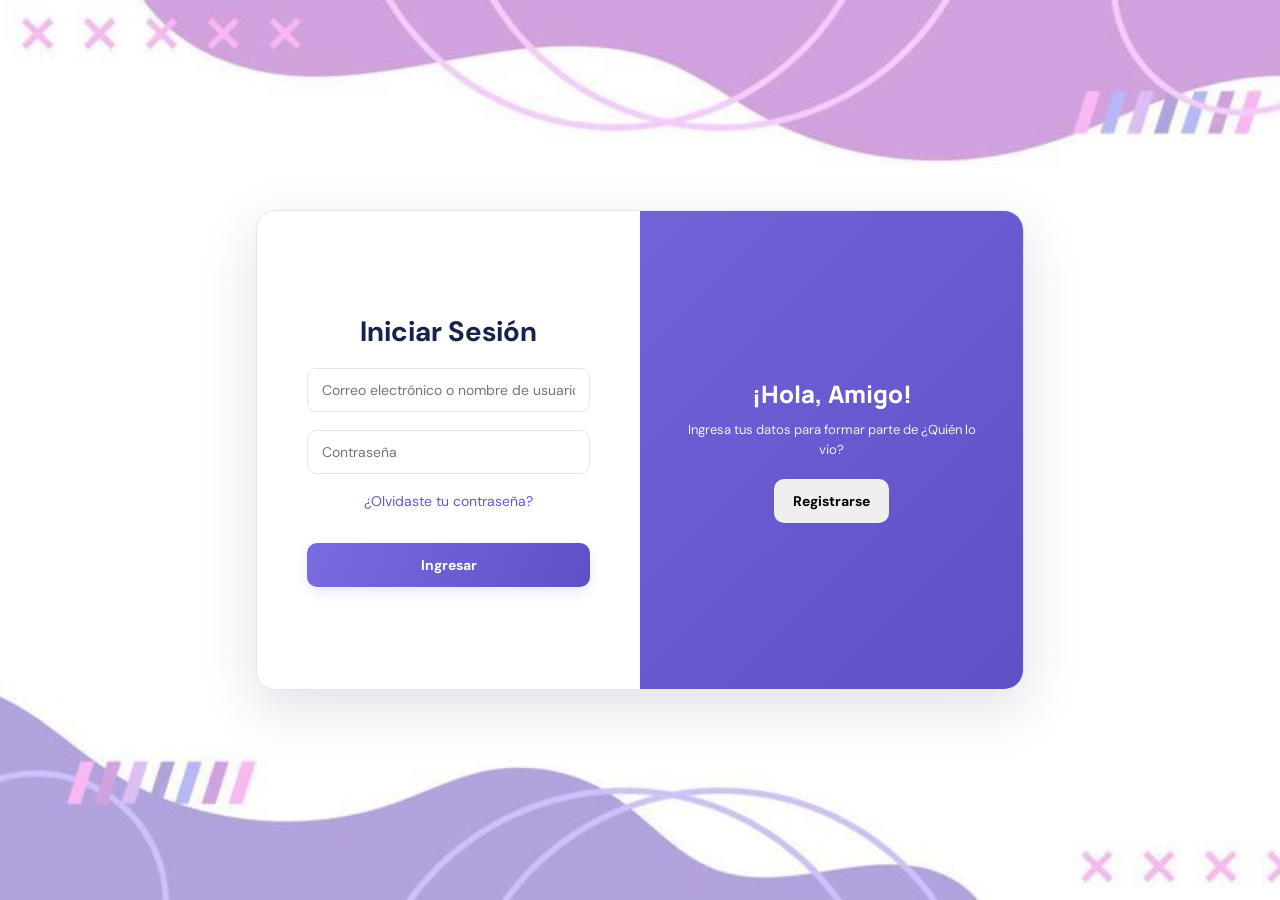
<file: Quien_lo_vio_estructura_profesional/Quien_lo_vio_profesional/index.html>
<!doctype html>
<html lang="es">
<head>
  <meta charset="utf-8">
  <meta name="viewport" content="width=device-width, initial-scale=1.0">
  <title>¿Quién lo vio? - Sistema Inteligente</title>
  <!-- Redirección automática instantánea -->
  <meta http-equiv="refresh" content="0; url=pages/login.html">
  <link rel="stylesheet" href="css/global.css">
</head>
<body class="auth-sliding-body" style="display: grid; place-items: center; min-height: 100vh;">
  <div style="text-align: center;">
    <h2 style="font-family: 'Manrope', sans-serif; color: var(--ink);">¿Quién lo vio?</h2>
    <p style="color: var(--muted); margin-bottom: 20px;">Redirigiendo al sistema...</p>
    <a href="pages/login.html" class="btn primary">Haz clic aquí si no redirige automáticamente</a>
  </div>
</body>
</html>
</file>
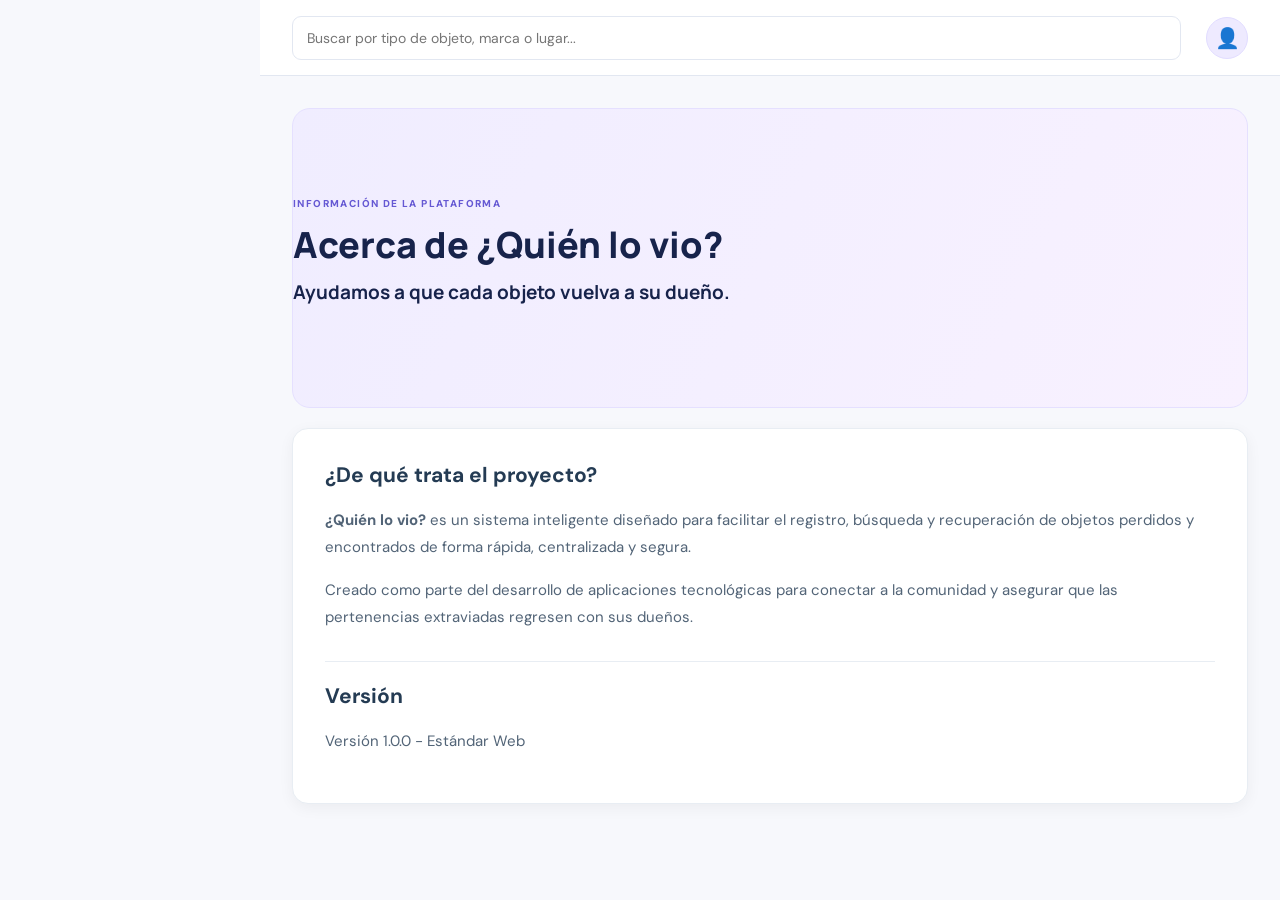
<file: Quien_lo_vio_estructura_profesional/Quien_lo_vio_profesional/pages/acerca.html>
<!DOCTYPE html>
<html lang="es">

<head>
    <meta charset="UTF-8">
    <meta name="viewport" content="width=device-width, initial-scale=1.0">

    <title>Acerca de | ¿Quién lo vio?</title>

    <link rel="stylesheet" href="../css/global.css">
</head>

<body class="app-shell">

    <!-- MENÚ LATERAL -->
    <div id="sidebar-container"></div>

    <!-- CONTENIDO PRINCIPAL -->
    <div class="main">

        <!-- BARRA SUPERIOR -->
        <header class="topbar">

            <input
                type="search"
                placeholder="Buscar por tipo de objeto, marca o lugar..."
            >

            <a class="avatar small" href="perfil.html">👤</a>

        </header>

        <main>

            <!-- ENCABEZADO -->
            <section class="hero" style="padding: 2rem 0;">

                <div>
                    <p class="eyebrow">INFORMACIÓN DE LA PLATAFORMA</p>

                    <h1>Acerca de ¿Quién lo vio?</h1>

                    <h2>Ayudamos a que cada objeto vuelva a su dueño.</h2>
                </div>

            </section>

            <!-- INFORMACIÓN DEL PROYECTO -->
            <div class="card acerca-card">

                <h3>¿De qué trata el proyecto?</h3>

                <p>
                    <b>¿Quién lo vio?</b> es un sistema inteligente diseñado
                    para facilitar el registro, búsqueda y recuperación
                    de objetos perdidos y encontrados de forma rápida,
                    centralizada y segura.
                </p>

                <p>
                    Creado como parte del desarrollo de aplicaciones
                    tecnológicas para conectar a la comunidad y asegurar
                    que las pertenencias extraviadas regresen con sus dueños.
                </p>

                <h3 class="version-titulo">Versión</h3>

                <p>Versión 1.0.0 - Estándar Web</p>

            </div>

        </main>

    </div>

    <!-- SCRIPTS -->
    <script type="module" src="../js/componentes.js"></script>

</body>
</html>
</file>
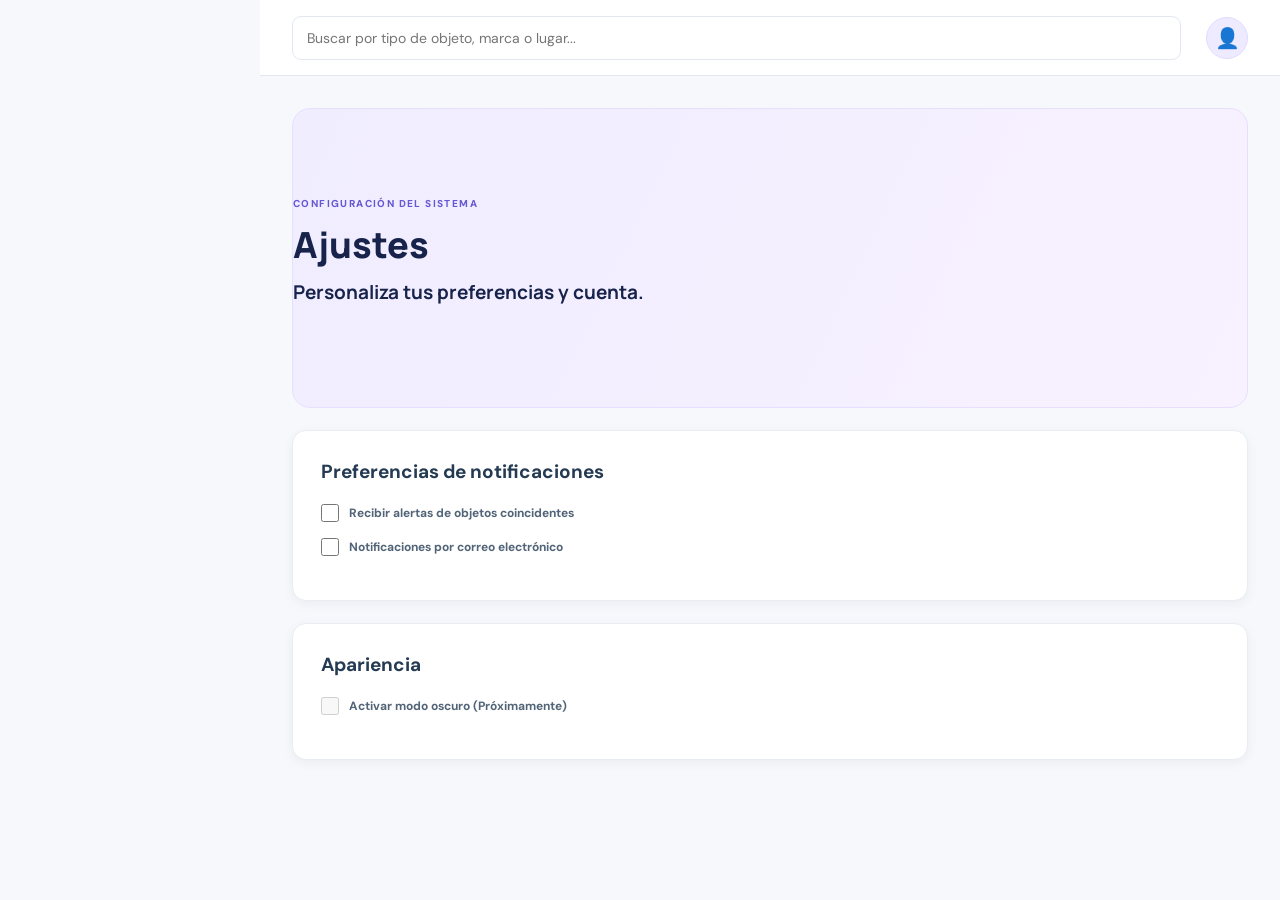
<file: Quien_lo_vio_estructura_profesional/Quien_lo_vio_profesional/pages/ajustes.html>
<!DOCTYPE html>
<html lang="es">

<head>
    <meta charset="UTF-8">
    <meta name="viewport" content="width=device-width, initial-scale=1.0">

    <title>Ajustes | ¿Quién lo vio?</title>

    <link rel="stylesheet" href="../css/global.css">
</head>

<body class="app-shell">

    <!-- MENÚ LATERAL -->
    <div id="sidebar-container"></div>

    <!-- CONTENIDO PRINCIPAL -->
    <div class="main">

        <header class="topbar">
            <input
                type="search"
                placeholder="Buscar por tipo de objeto, marca o lugar..."
            >

            <a class="avatar small" href="perfil.html">👤</a>
        </header>

        <main>

            <!-- ENCABEZADO -->
            <section class="hero" style="padding: 2rem 0;">
                <div>
                    <p class="eyebrow">CONFIGURACIÓN DEL SISTEMA</p>
                    <h1>Ajustes</h1>
                    <h2>Personaliza tus preferencias y cuenta.</h2>
                </div>
            </section>

            <!-- NOTIFICACIONES -->
            <div class="card ajustes-card">

                <h3>Preferencias de notificaciones</h3>

                <label>
                    <input
                        type="checkbox"
                        id="alertas-coincidencias"
                    >
                    Recibir alertas de objetos coincidentes
                </label>

                <label>
                    <input
                        type="checkbox"
                        id="notificaciones-correo"
                    >
                    Notificaciones por correo electrónico
                </label>

                <p id="mensaje-ajustes"></p>

            </div>

            <!-- APARIENCIA -->
            <div class="card ajustes-card">

                <h3>Apariencia</h3>

                <label>
                    <input type="checkbox" disabled>
                    Activar modo oscuro (Próximamente)
                </label>

            </div>

        </main>

    </div>

    <!-- SCRIPTS -->
    <script type="module" src="../js/componentes.js"></script>
    <script type="module" src="../js/pages/ajustes.js"></script>

</body>
</html>
</file>
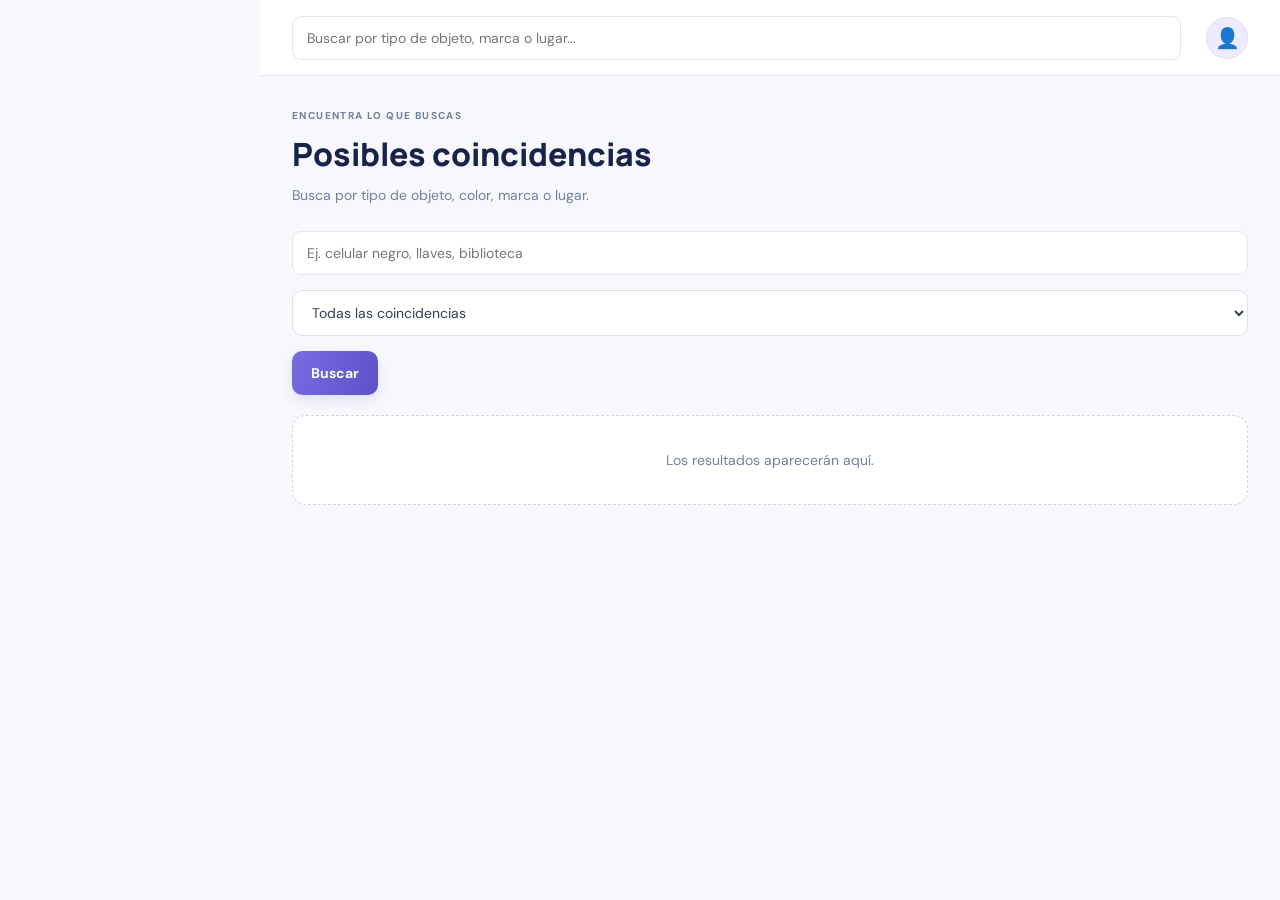
<file: Quien_lo_vio_estructura_profesional/Quien_lo_vio_profesional/pages/buscar-coincidencias.html>
<!doctype html>
<html lang="es">
<head>
  <meta charset="utf-8">
 <meta name="viewport" content="width=device-width, initial-scale=1.0">
  <title>Buscar coincidencias | ¿Quién lo vio?</title>
  <link rel="stylesheet" href="../css/global.css">
</head>
<body class="app-shell">

  <!-- Componente centralizado del menú lateral -->
  <div id="sidebar-container"></div>

  <div class="main">
    <header class="topbar">
      <input placeholder="Buscar por tipo de objeto, marca o lugar...">
      <a class="avatar small" href="perfil.html">👤</a>
    </header>

    <main>
      <div class="page-heading">
        <p class="eyebrow">ENCUENTRA LO QUE BUSCAS</p>
        <h1>Posibles coincidencias</h1>
        <p>Busca por tipo de objeto, color, marca o lugar.</p>
      </div>

      <div class="toolbar">
        <input id="search" placeholder="Ej. celular negro, llaves, biblioteca">
        <select>
          <option value="Todos">Todas las coincidencias</option>
          <option value="Alta">Coincidencia alta</option>
          <option value="Media">Coincidencia media</option>
        </select>
        <button class="btn primary">Buscar</button>
      </div>

      <div class="empty">
        <p>Los resultados aparecerán aquí.</p>
      </div>
    </main>
  </div>

  <script type="module" src="../js/componentes.js"></script>
  <script type="module" src="../js/pages/buscar-coincidencias.js"></script>
</body>
</html>
</file>
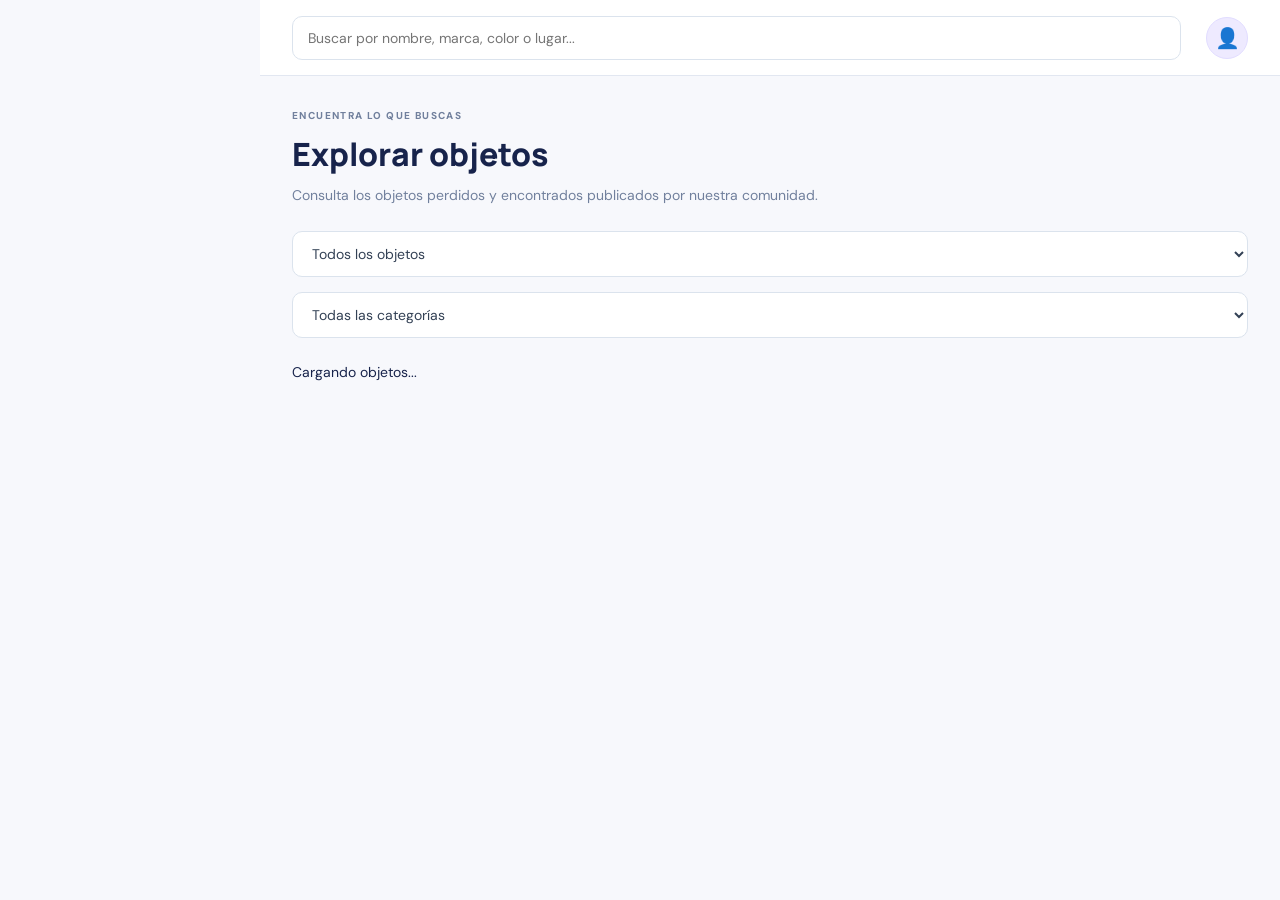
<file: Quien_lo_vio_estructura_profesional/Quien_lo_vio_profesional/pages/explorar-objetos.html>
<!DOCTYPE html>
<html lang="es">

<head>
    <meta charset="UTF-8">
    <meta name="viewport" content="width=device-width, initial-scale=1.0">
    <title>Explorar objetos | ¿Quién lo vio?</title>

    <link rel="stylesheet" href="../css/global.css">
</head>

<body class="app-shell">

    <!-- MENÚ LATERAL -->
    <div id="sidebar-container"></div>

    <!-- CONTENIDO PRINCIPAL -->
    <div class="main">

        <!-- BARRA SUPERIOR -->
        <header class="topbar">

            <input
                type="search"
                id="buscar-objetos"
                placeholder="Buscar por nombre, marca, color o lugar..."
            >

            <a class="avatar small" href="perfil.html">👤</a>

        </header>

        <main>

            <!-- ENCABEZADO -->
            <div class="page-heading">

                <p class="eyebrow">ENCUENTRA LO QUE BUSCAS</p>

                <h1>Explorar objetos</h1>

                <p>
                    Consulta los objetos perdidos y encontrados
                    publicados por nuestra comunidad.
                </p>

            </div>

            <!-- FILTROS -->
            <section class="toolbar">

                <!-- FILTRAR POR TIPO -->
                <select id="tipo-objeto">

                    <option value="todos">Todos los objetos</option>

                    <option value="perdidos">Objetos perdidos</option>

                    <option value="encontrados">Objetos encontrados</option>

                </select>

                <!-- CATEGORÍAS CARGADAS DESDE SUPABASE -->
                <select id="categoria-objeto">

                    <option value="todas">Todas las categorías</option>

                </select>

            </section>

            <!-- RESULTADOS -->
            <section id="resultados-objetos">

                <p>Cargando objetos...</p>

            </section>

        </main>

    </div>

    <!-- SCRIPTS -->
    <script type="module" src="../js/componentes.js"></script>

    <script type="module" src="../js/pages/explorar-objetos.js"></script>

</body>

</html>
</file>
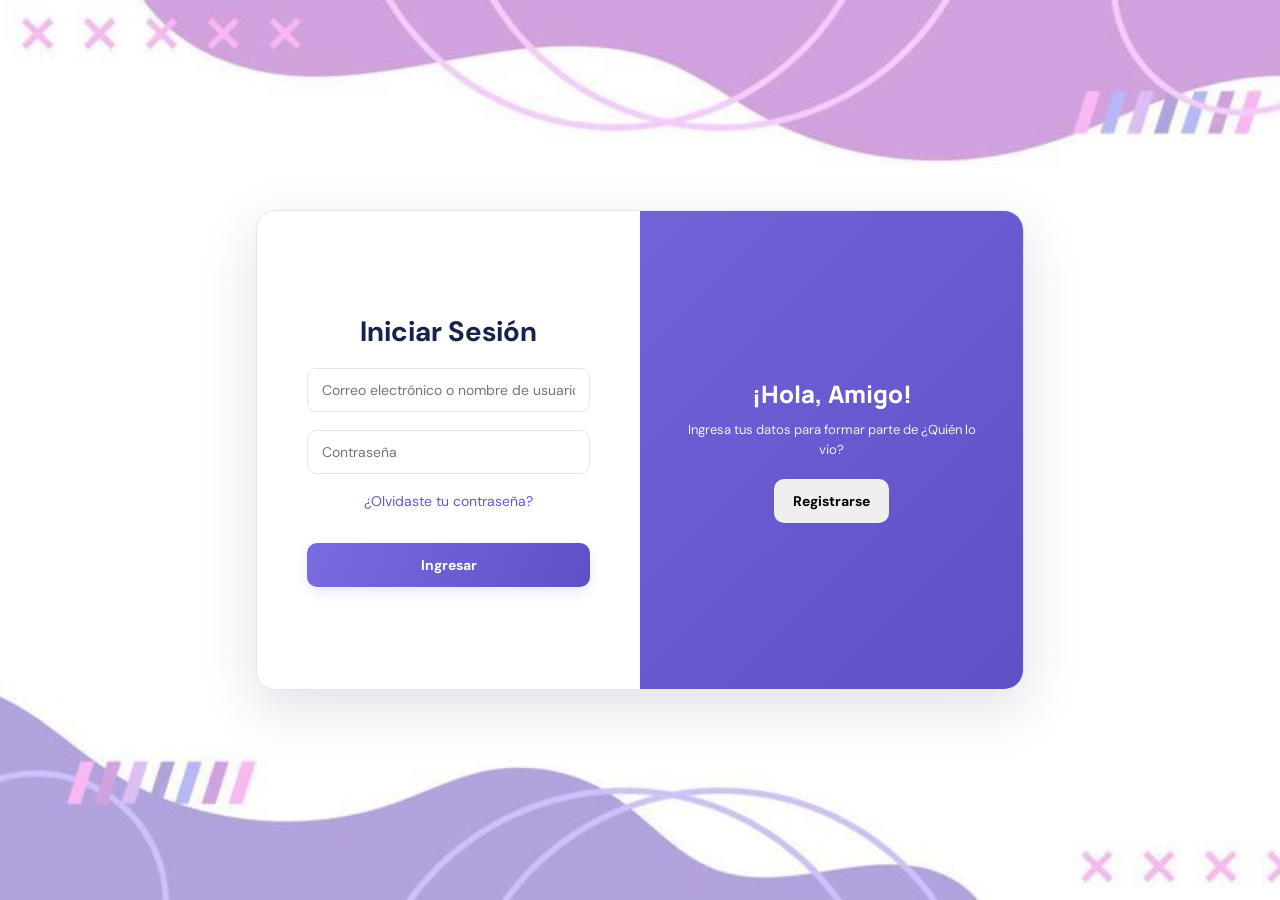
<file: Quien_lo_vio_estructura_profesional/Quien_lo_vio_profesional/pages/login.html>
<!DOCTYPE html>
<html lang="es">

<head>
    <meta charset="UTF-8">
    <meta name="viewport" content="width=device-width, initial-scale=1.0">

    <title>¿Quién lo vio? - Iniciar Sesión</title>

    <link rel="stylesheet" href="../css/global.css">
</head>

<body class="auth-sliding-body">

    <div class="sliding-container" id="container">

        <!-- Formulario de Iniciar Sesión -->
        <div class="sliding-form-container sign-in-container">

            <form id="form-login">

                <h1>Iniciar Sesión</h1>
                <br>

                <input
                    type="text"
                    id="login-identificador"
                    placeholder="Correo electrónico o nombre de usuario"
                    required
                />

                <br>

                <input
                    type="password"
                    id="login-password"
                    placeholder="Contraseña"
                    required
                />

                <br>

                <a href="#" class="forgot-link">
                    ¿Olvidaste tu contraseña?
                </a>

                <br>

                <button
                    type="submit"
                    class="btn primary full"
                    style="margin-top: 15px;"
                >
                    Ingresar
                </button>

            </form>

        </div>

        <!-- Panel Deslizante -->
        <div class="overlay-container">

            <div class="overlay">

                <!-- Panel izquierdo -->
                <div class="overlay-panel overlay-left">

                    <h1 style="font: 800 24px Manrope, sans-serif; color: #fff; margin-bottom: 10px;">
                        ¡Bienvenido de nuevo!
                    </h1>

                    <p style="font-size: 13px; line-height: 1.5; color: rgba(255, 255, 255, 0.9); margin-bottom: 20px;">
                        Ingresa tus datos para acceder a la plataforma.
                    </p>

                    <button
                        type="button"
                        class="btn ghost"
                        id="signIn"
                        onclick="window.location.href='login.html'"
                    >
                        Iniciar Sesión
                    </button>

                </div>

                <!-- Panel derecho -->
                <div class="overlay-panel overlay-right">

                    <h1 style="font: 800 24px Manrope, sans-serif; color: #fff; margin-bottom: 10px;">
                        ¡Hola, Amigo!
                    </h1>

                    <p style="font-size: 13px; line-height: 1.5; color: rgba(255, 255, 255, 0.9); margin-bottom: 20px;">
                        Ingresa tus datos para formar parte de ¿Quién lo vio?
                    </p>

                    <button
                        type="button"
                        class="btn ghost"
                        id="signUp"
                        onclick="window.location.href='registro.html'"
                    >
                        Registrarse
                    </button>

                </div>

            </div>

        </div>

    </div>

    <!-- JavaScript del inicio de sesión -->
    <script type="module" src="../js/pages/login.js"></script>

</body>
</html>
</file>
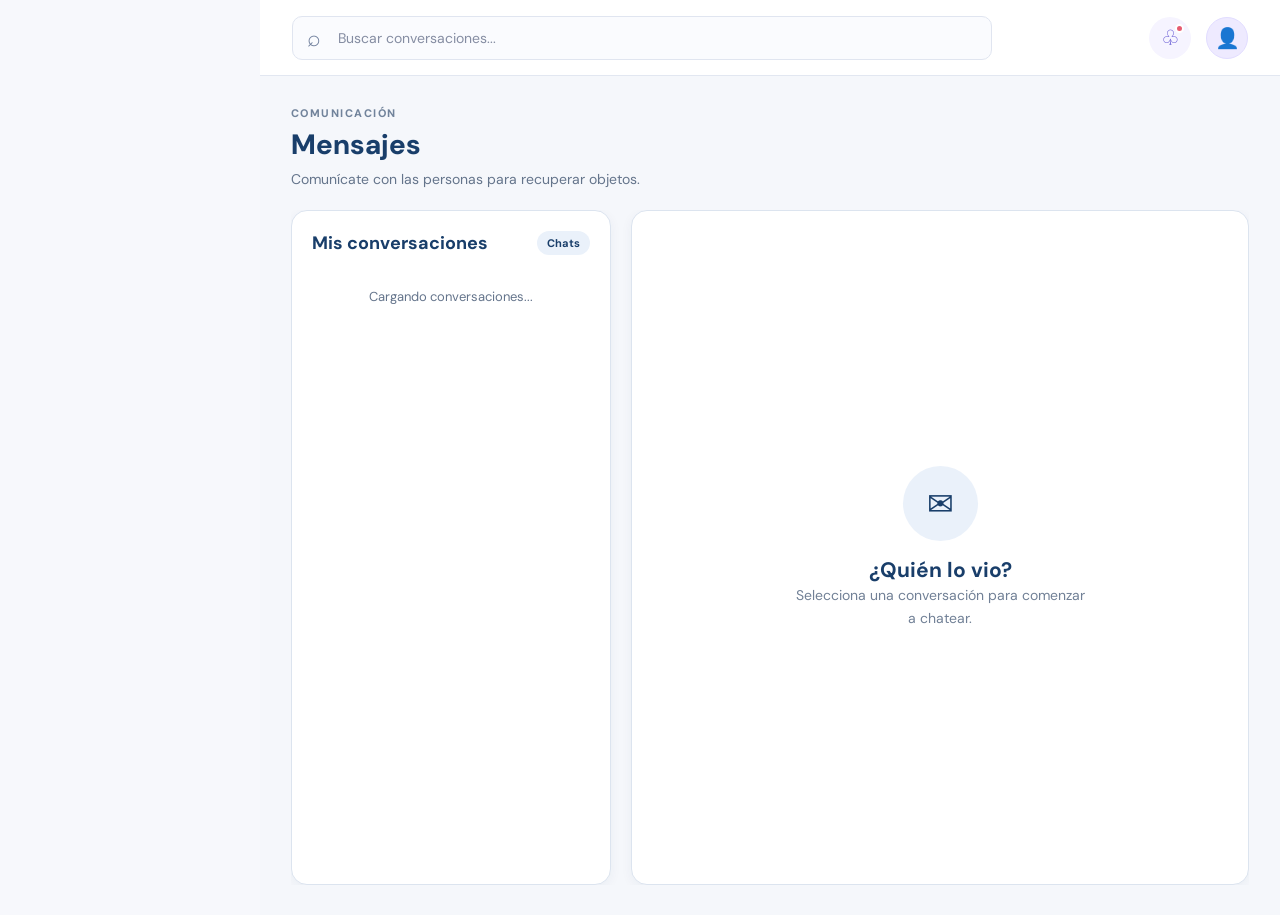
<file: Quien_lo_vio_estructura_profesional/Quien_lo_vio_profesional/pages/mensajes.html>
<!DOCTYPE html>
<html lang="es">

<head>
    <meta charset="UTF-8">
    <meta name="viewport" content="width=device-width, initial-scale=1.0">

    <title>Mensajes | ¿Quién lo vio?</title>

    <link rel="stylesheet" href="../css/global.css">
</head>

<body class="app-shell">

    <!-- MENÚ LATERAL -->
    <div id="sidebar-container"></div>

    <!-- CONTENIDO PRINCIPAL -->
    <div class="main">

        <!-- BARRA SUPERIOR -->
        <header class="topbar">

            <!-- BUSCADOR -->
            <div class="topbar-search">
                <span class="search-icon">⌕</span>

                <input
                    type="search"
                    placeholder="Buscar conversaciones..."
                    aria-label="Buscar conversaciones"
                >
            </div>

            <!-- NOTIFICACIONES Y PERFIL -->
            <div class="topbar-actions">

                <details class="notification">

                    <summary title="Notificaciones" aria-label="Abrir notificaciones">
                        <span class="bell-icon">♧</span>
                        <span class="notification-dot"></span>
                        <span id="contador-notificaciones"
                              class="notification-count"
                              hidden>0</span>
                    </summary>

                    <div class="notification-menu">

                        <div class="notification-header">
                            <h3>Notificaciones</h3>
                            <span class="notification-label">Avisos</span>
                        </div>

                        <div id="notificaciones-vacias"
                             class="notification-empty">

                            <span class="notification-empty-icon">♧</span>

                            <p>No tienes notificaciones todavía.</p>

                            <small>Aquí aparecerán los mensajes nuevos.</small>

                        </div>

                        <div id="lista-notificaciones"></div>

                    </div>

                </details>

                <!-- PERFIL -->
                <a
                    class="avatar small"
                    href="perfil.html"
                    title="Mi perfil"
                    aria-label="Ir a mi perfil"
                >
                    👤
                </a>

            </div>

        </header>

        <!-- CONTENIDO DE MENSAJES -->
        <main class="contenido-mensajes">

            <header class="titulo-mensajes">

                <div>
                    <p class="mensajes-eyebrow">COMUNICACIÓN</p>

                    <h1>Mensajes</h1>

                    <p>
                        Comunícate con las personas para recuperar objetos.
                    </p>
                </div>

            </header>

            <!-- CONTENEDOR DEL CHAT -->
            <section class="chat-contenedor">

                <!-- LISTA DE CONVERSACIONES -->
                <aside class="chat-lista">

                    <div class="chat-lista-encabezado">
                        <h2>Mis conversaciones</h2>
                        <span>Chats</span>
                    </div>

                    <div id="lista-conversaciones">

                        <p class="chat-cargando">
                            Cargando conversaciones...
                        </p>

                    </div>

                </aside>

                <!-- PANEL DE CONVERSACIÓN -->
                <section class="chat-panel">

                    <!-- MENSAJE INICIAL -->
                    <div id="chat-vacio">

                        <div class="chat-vacio-icono">✉</div>

                        <h2>¿Quién lo vio?</h2>

                        <p>
                            Selecciona una conversación para comenzar a chatear.
                        </p>

                    </div>

                    <!-- CHAT ACTIVO -->
                    <div id="chat-activo" hidden>

                        <header class="chat-encabezado">

                            <button
                                type="button"
                                id="btn-info-contacto"
                                class="chat-contacto-btn"
                            >

                                <span class="chat-avatar-pequeno">👤</span>

                                <span class="chat-contacto-texto">

                                    <strong id="chat-titulo">
                                        @usuario
                                    </strong>

                                    <small id="chat-subtitulo">
                                        Objeto
                                    </small>

                                </span>

                                <span class="chat-info-icono">ⓘ</span>

                            </button>

                        </header>

                        <!-- MENSAJES -->
                        <div id="chat-mensajes"></div>

                        <!-- FORMULARIO PARA ENVIAR -->
                        <form id="form-mensaje">

                            <input
                                type="text"
                                id="input-mensaje"
                                placeholder="Escribe un mensaje..."
                                autocomplete="off"
                                maxlength="2000"
                                required
                            >

                            <button type="submit" id="btn-enviar">
                                Enviar
                            </button>

                        </form>

                    </div>

                </section>

            </section>

        </main>

    </div>

    <!-- VENTANA DE INFORMACIÓN DEL CONTACTO -->
    <div id="modal-info-contacto"
         class="modal-contacto"
         hidden>

        <div class="modal-contacto-contenido">

            <button
                type="button"
                id="cerrar-modal-contacto"
                class="cerrar-modal-contacto"
                aria-label="Cerrar"
            >
                ×
            </button>

            <div class="contacto-avatar">👤</div>

            <p class="contacto-etiqueta">
                INFORMACIÓN DEL CONTACTO
            </p>

            <h2>Datos de la persona</h2>

            <div class="contacto-dato">

                <span>Nombre de usuario</span>

                <strong id="info-nombre-usuario">
                    @usuario
                </strong>

            </div>

            <div class="contacto-dato">

                <span>Nombre completo</span>

                <strong id="info-nombre-completo">
                    Nombre de la persona
                </strong>

            </div>

        </div>

    </div>

    <!-- COMPONENTE DEL MENÚ LATERAL -->
    <script type="module" src="../js/componentes.js"></script>

    <!-- FUNCIONES DE MENSAJES -->
    <script type="module" src="../js/pages/mensajes.js"></script>

    <!-- NOTIFICACIONES -->
    <script type="module" src="../js/pages/notificaciones.js"></script>

</body>
</html>
</file>
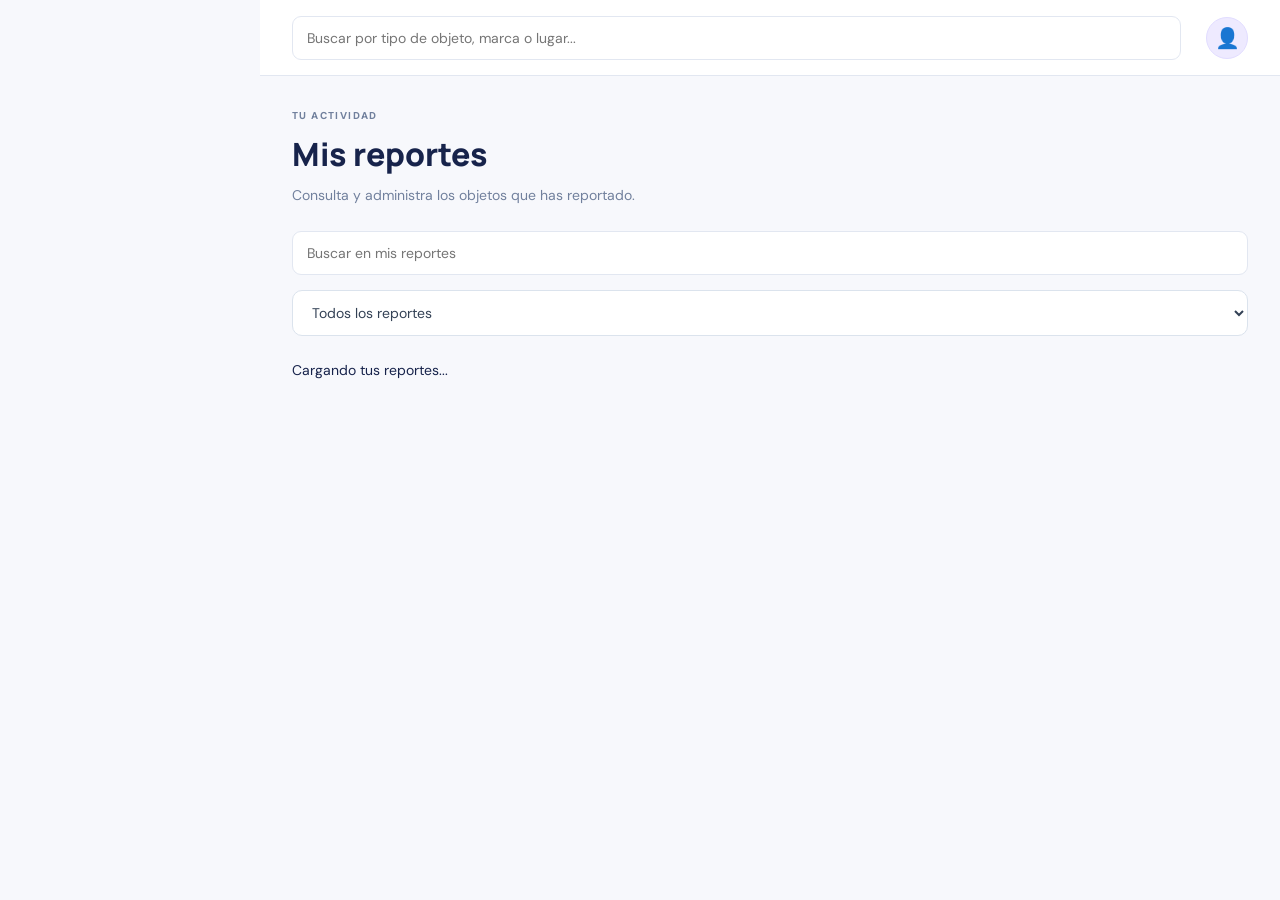
<file: Quien_lo_vio_estructura_profesional/Quien_lo_vio_profesional/pages/mis-reportes.html>
<!doctype html>
<html lang="es">
<head>
  <meta charset="utf-8">
  <meta name="viewport" content="width=device-width, initial-scale=1.0">
  <title>Mis reportes | ¿Quién lo vio?</title>
  <link rel="stylesheet" href="../css/global.css">
</head>
<body class="app-shell">

  <!-- Componente centralizado del menú lateral -->
  <div id="sidebar-container"></div>

  <div class="main">
    <header class="topbar">
      <input placeholder="Buscar por tipo de objeto, marca o lugar...">
      <a class="avatar small" href="perfil.html">👤</a>
    </header>

    <main>
      <div class="page-heading">
        <p class="eyebrow">TU ACTIVIDAD</p>
        <h1>Mis reportes</h1>
        <p>Consulta y administra los objetos que has reportado.</p>
      </div>

      <div class="toolbar">
    <input
        id="buscar-mis-reportes"
        type="search"
        placeholder="Buscar en mis reportes"
    >

    <select id="filtro-reportes">
        <option value="todos">Todos los reportes</option>
        <option value="activo">Activos</option>
        <option value="recuperado">Recuperados</option>
    </select>
</div>

<div id="mis-reportes-lista" class="reportes-lista">
    <p>Cargando tus reportes...</p>
</div>
    </main>
  </div>

  <script type="module" src="../js/componentes.js"></script>
  <script type="module" src="../js/pages/mis-reportes.js"></script>
</body>
</html>
</file>
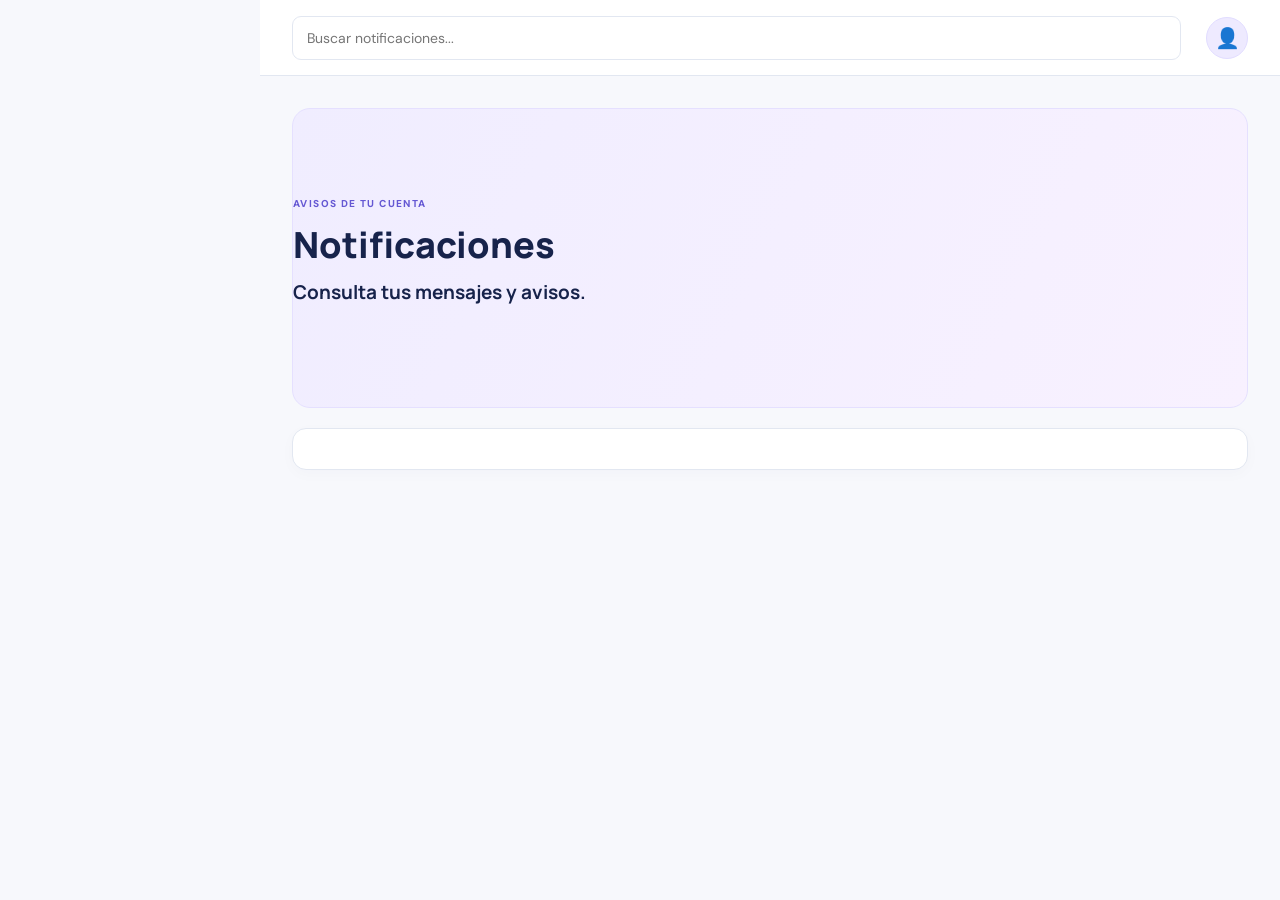
<file: Quien_lo_vio_estructura_profesional/Quien_lo_vio_profesional/pages/notificaciones.html>
<!DOCTYPE html>
<html lang="es">

<head>
    <meta charset="UTF-8">
    <meta name="viewport" content="width=device-width, initial-scale=1.0">

    <title>Notificaciones | ¿Quién lo vio?</title>

    <link rel="stylesheet" href="../css/global.css">
</head>

<body class="app-shell">

    <div id="sidebar-container"></div>

    <div class="main">

        <header class="topbar">

            <input
                type="search"
                placeholder="Buscar notificaciones..."
            >

            <a class="avatar small" href="perfil.html">👤</a>

            <span id="contador-notificaciones" hidden>0</span>

        </header>

        <main>

            <section class="hero" style="padding: 2rem 0;">

                <div>
                    <p class="eyebrow">AVISOS DE TU CUENTA</p>

                    <h1>Notificaciones</h1>

                    <h2>Consulta tus mensajes y avisos.</h2>
                </div>

            </section>

            <section class="card" id="lista-notificaciones">
            </section>

            <p id="notificaciones-vacias" hidden>
                No tienes notificaciones todavía.
                Aquí aparecerán tus mensajes y avisos.
            </p>

        </main>

    </div>

    <script type="module" src="../js/componentes.js"></script>
    <script type="module" src="../js/pages/notificaciones.js"></script>

</body>
</html>
</file>
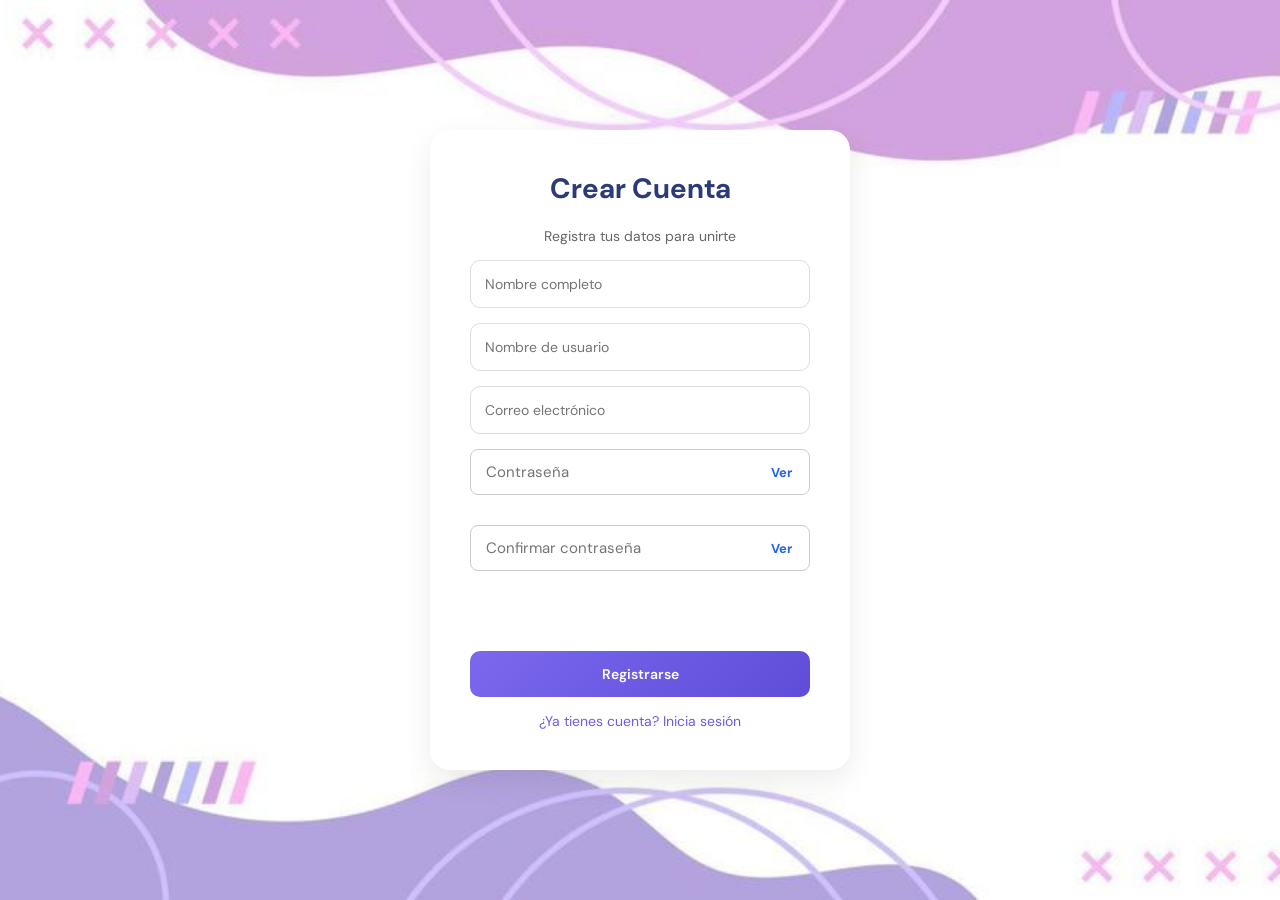
<file: Quien_lo_vio_estructura_profesional/Quien_lo_vio_profesional/pages/registro.html>
<html>
    <head>
    <meta charset="UTF-8">
    <meta name="viewport" content="width=device-width, initial-scale=1.0">
    <title>Registro</title>

    <link rel="stylesheet" href="../css/global.css">
</head>

<body class="auth-sliding-body">
<form id="form-registro" class="registro-form">

    <h1>Crear Cuenta</h1>

    <span>Registra tus datos para unirte</span>
<input
    type="text"
    id="reg-nombre"
    placeholder="Nombre completo"
    required
>
    <input
    type="text"
    id="reg-usuario"
    placeholder="Nombre de usuario"
    required
>

<input
    type="email"
    id="reg-correo"
    placeholder="Correo electrónico"
    required
>

<div class="campo-password">
    <input type="password" id="reg-password" placeholder="Contraseña" required>
    <button type="button" onclick="mostrarPassword('reg-password', this)">Ver</button>
</div>

<div class="campo-password">
    <input type="password" id="reg-confirm-password" placeholder="Confirmar contraseña" required>
    <button type="button" onclick="mostrarPassword('reg-confirm-password', this)">Ver</button>
</div>
<small id="mensaje-password" class="mensaje-password"></small>

    <button type="submit" class="btn-registro">
        Registrarse
    </button>

    <a href="login.html" class="volver-login">
        ¿Ya tienes cuenta? Inicia sesión
    </a>

</form>
<script type="module" src="../js/pages/registro.js"></script>
</body>

</html>
</file>
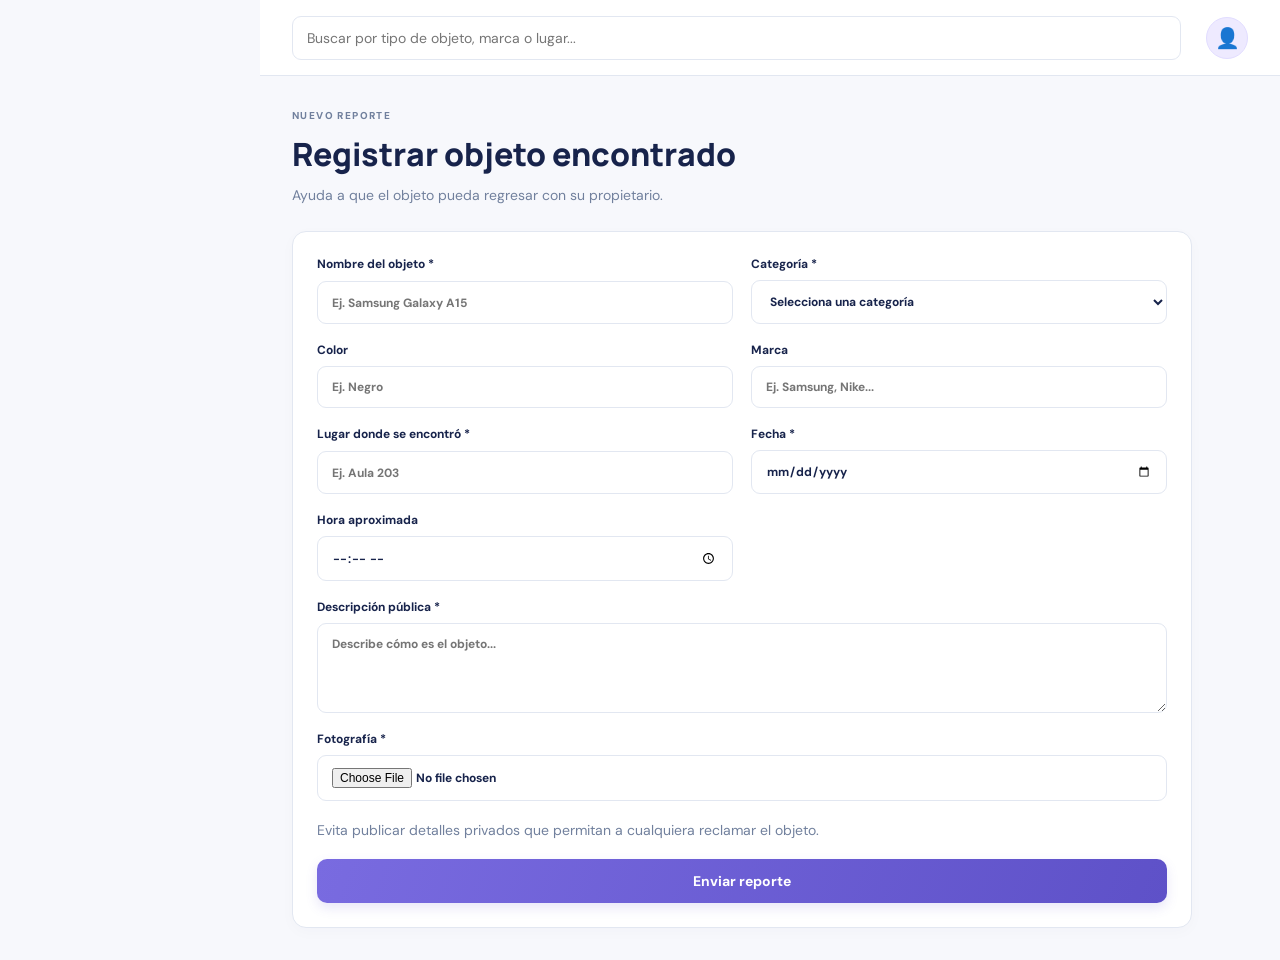
<file: Quien_lo_vio_estructura_profesional/Quien_lo_vio_profesional/pages/reportar-encontrado.html>
<!doctype html>
<html lang="es">

<head>
    <meta charset="utf-8">
    <meta name="viewport" content="width=device-width, initial-scale=1.0">
    <title>Registrar objeto encontrado | ¿Quién lo vio?</title>
    <link rel="stylesheet" href="../css/global.css">
</head>

<body class="app-shell">

    <div id="sidebar-container"></div>

    <div class="main">

        <header class="topbar">
            <input placeholder="Buscar por tipo de objeto, marca o lugar...">
            <a class="avatar small" href="perfil.html">👤</a>
        </header>

        <main>

            <div class="page-heading">
                <p class="eyebrow">NUEVO REPORTE</p>
                <h1>Registrar objeto encontrado</h1>
                <p>Ayuda a que el objeto pueda regresar con su propietario.</p>
            </div>

            <form class="panel" id="formulario-encontrado">

                <div class="form-grid">

                    <label>
                        Nombre del objeto *
                        <input
                            type="text"
                            id="nombre-objeto"
                            placeholder="Ej. Samsung Galaxy A15"
                            required
                        >
                    </label>

                    <label>
                        Categoría *
                        <select id="categoria" required>
                            <option value="">Selecciona una categoría</option>
                            <option value="Celular">Celular</option>
                            <option value="Computadora">Computadora</option>
                            <option value="Mochila">Mochila</option>
                            <option value="Cartera">Cartera</option>
                            <option value="Audífonos">Audífonos</option>
                            <option value="Reloj">Reloj</option>
                            <option value="Llaves">Llaves</option>
                            <option value="Documentos">Documentos</option>
                            <option value="Accesorios">Accesorios</option>
                            <option value="Ropa">Ropa</option>
                            <option value="Joyas">Joyas</option>
                            <option value="Botella o termo">Botella o termo</option>
                            <option value="Paraguas">Paraguas</option>
                            <option value="Otros">Otros</option>
                        </select>
                    </label>

                    <label>
                        Color
                        <input
                            type="text"
                            id="color"
                            placeholder="Ej. Negro"
                        >
                    </label>

                    <label>
                        Marca
                        <input
                            type="text"
                            id="marca"
                            placeholder="Ej. Samsung, Nike..."
                        >
                    </label>

                    <label>
                        Lugar donde se encontró *
                        <input
                            type="text"
                            id="lugar-encontrado"
                            placeholder="Ej. Aula 203"
                            required
                        >
                    </label>

                    <label>
                        Fecha *
                        <input
                            type="date"
                            id="fecha-encontrado"
                            required
                        >
                    </label>

                    <label>
                        Hora aproximada
                        <input
                            type="time"
                            id="hora-encontrado"
                        >
                    </label>

                    <label class="full">
                        Descripción pública *
                        <textarea
                            id="descripcion"
                            rows="4"
                            placeholder="Describe cómo es el objeto..."
                            required
                        ></textarea>
                    </label>

                    <label class="full">
                        Fotografía *
                        <input
                            type="file"
                            id="imagen"
                            accept="image/*"
                            required
                        >
                    </label>

                </div>

                <p class="hint">
                    Evita publicar detalles privados que permitan a cualquiera reclamar el objeto.
                </p>

                <button type="submit" class="btn primary full">
                    Enviar reporte
                </button>

            </form>

        </main>

    </div>

    <script type="module" src="../js/componentes.js"></script>
    <script type="module" src="../js/pages/reportar-encontrado.js"></script>

</body>
</html>
</file>
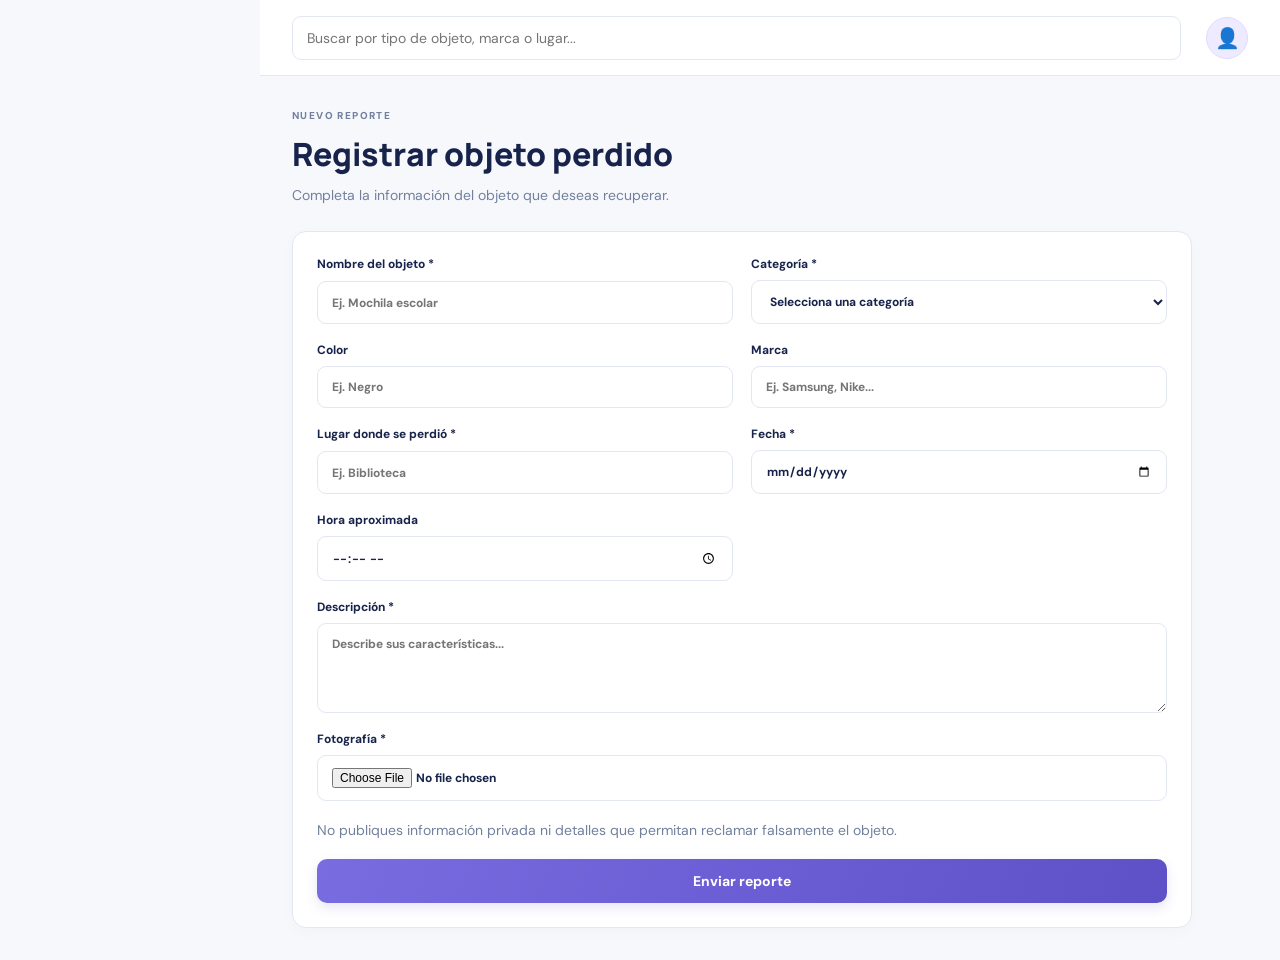
<file: Quien_lo_vio_estructura_profesional/Quien_lo_vio_profesional/pages/reportar-perdido.html>
<!doctype html>
<html lang="es">
<head>
    <meta charset="utf-8">
    <meta name="viewport" content="width=device-width, initial-scale=1.0">
    <title>Registrar objeto perdido | ¿Quién lo vio?</title>
    <link rel="stylesheet" href="../css/global.css">
</head>

<body class="app-shell">

    <!-- MENÚ LATERAL -->
    <div id="sidebar-container"></div>

    <div class="main">

        <header class="topbar">
            <input placeholder="Buscar por tipo de objeto, marca o lugar...">
            <a class="avatar small" href="perfil.html">👤</a>
        </header>

        <main>

            <div class="page-heading">
                <p class="eyebrow">NUEVO REPORTE</p>
                <h1>Registrar objeto perdido</h1>
                <p>Completa la información del objeto que deseas recuperar.</p>
            </div>

            <form class="panel" id="form-perdido">

                <div class="form-grid">

                    <label>Nombre del objeto *
                        <input
                            type="text"
                            name="nombre_objeto"
                            placeholder="Ej. Mochila escolar"
                            required
                        >
                    </label>

                    <label> Categoría *
                        <select id="categoria" required>
                            <option value="">Selecciona una categoría</option>
                            <option value="Celular">Celular</option>
                            <option value="Computadora">Computadora</option>
                            <option value="Mochila">Mochila</option>
                            <option value="Cartera">Cartera</option>
                            <option value="Audífonos">Audífonos</option>
                            <option value="Reloj">Reloj</option>
                            <option value="Llaves">Llaves</option>
                            <option value="Documentos">Documentos</option>
                            <option value="Accesorios">Accesorios</option>
                            <option value="Ropa">Ropa</option>
                            <option value="Joyas">Joyas</option>
                            <option value="Botella o termo">Botella o termo</option>
                            <option value="Paraguas">Paraguas</option>
                            <option value="Otros">Otros</option>
                         </select>
                    </label>

                    <label>Color
                        <input name="color" placeholder="Ej. Negro">
                    </label>

                    <label>Marca
                        <input name="marca" placeholder="Ej. Samsung, Nike...">
                    </label>

                    <label>Lugar donde se perdió *
                        <input
                            name="lugar_perdida"
                            required
                            placeholder="Ej. Biblioteca"
                        >
                    </label>

                    <label>Fecha *
                        <input type="date" name="fecha_perdida" required>
                    </label>

                    <label>Hora aproximada
                        <input type="time" name="hora_perdida">
                    </label>

                    <label class="full">Descripción *
                        <textarea
                            name="descripcion"
                            rows="4"
                            required
                            placeholder="Describe sus características..."
                        ></textarea>
                    </label>

                    <label class="full">Fotografía *
                        <input
                            type="file"
                            name="fotografia"
                            accept="image/*"
                            required
                        >
                    </label>

                </div>

                <p class="hint">
                    No publiques información privada ni detalles que permitan
                    reclamar falsamente el objeto.
                </p>

                <button type="submit" class="btn primary full">
                    Enviar reporte
                </button>

            </form>

        </main>
    </div>


    <script type="module" src="../js/componentes.js"></script>
    <script type="module" src="../js/pages/reportar-perdido.js"></script>

</body>
</html>
</file>
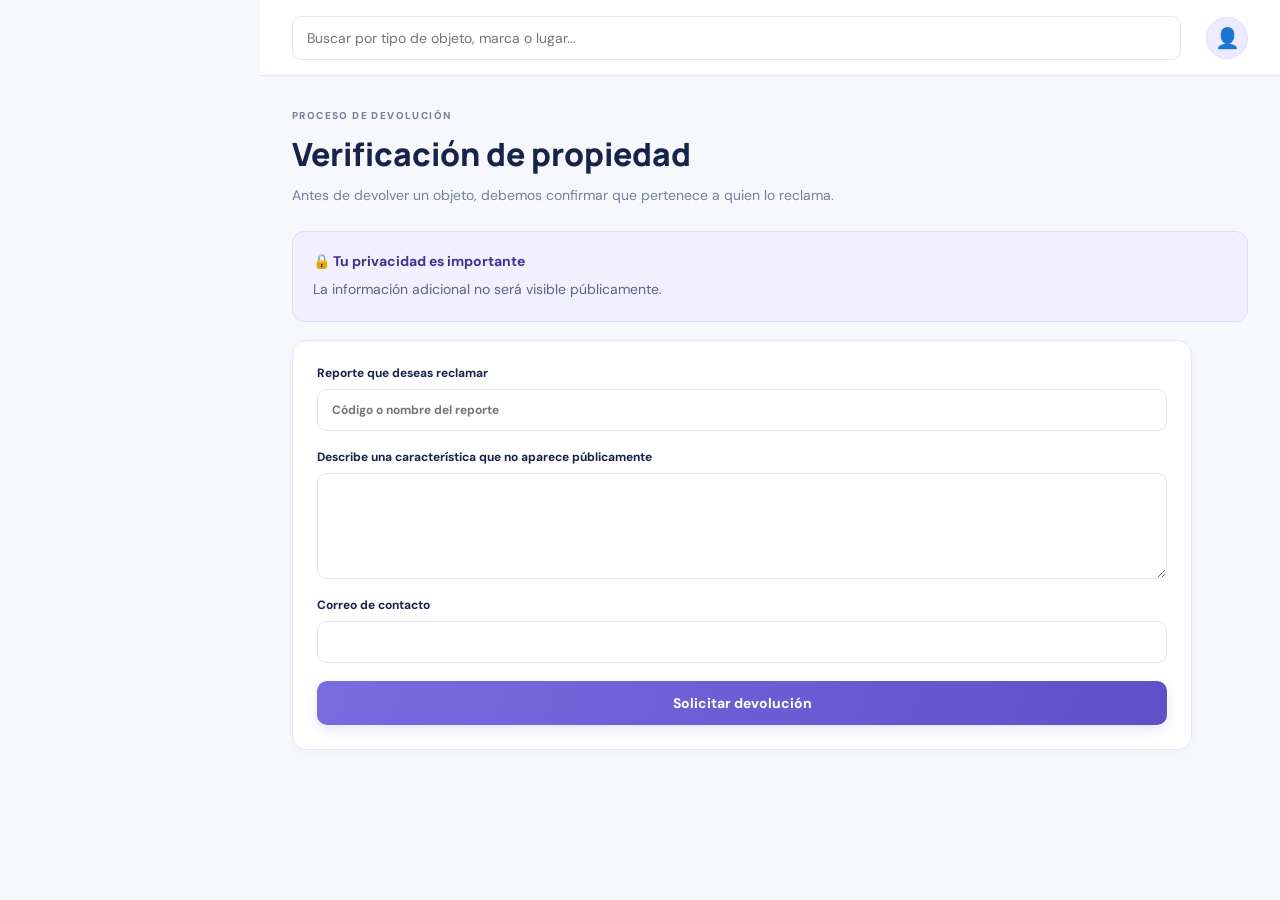
<file: Quien_lo_vio_estructura_profesional/Quien_lo_vio_profesional/pages/verificacion.html>
<!doctype html>
<html lang="es">
<head>
  <meta charset="utf-8">
  <meta name="viewport" content="width=device-width, initial-scale=1.0">
  <title>Verificación de propiedad | ¿Quién lo vio?</title>
  <link rel="stylesheet" href="../css/global.css">
</head>
<body class="app-shell">

  <!-- Componente centralizado del menú lateral -->
  <div id="sidebar-container"></div>

  <div class="main">
    <header class="topbar">
      <input placeholder="Buscar por tipo de objeto, marca o lugar...">
      <a class="avatar small" href="perfil.html">👤</a>
    </header>

    <main>
      <div class="page-heading">
        <p class="eyebrow">PROCESO DE DEVOLUCIÓN</p>
        <h1>Verificación de propiedad</h1>
        <p>Antes de devolver un objeto, debemos confirmar que pertenece a quien lo reclama.</p>
      </div>

      <div class="privacy">
        <b>🔒 Tu privacidad es importante</b>
        <p>La información adicional no será visible públicamente.</p>
      </div>

      <form class="panel">
        <label>Reporte que deseas reclamar
          <input required placeholder="Código o nombre del reporte">
        </label>
        <label>Describe una característica que no aparece públicamente
          <textarea rows="5" required></textarea>
        </label>
        <label>Correo de contacto
          <input type="email" required>
        </label>
        <button class="btn primary full">Solicitar devolución</button>
      </form>
    </main>
  </div>

  <script type="module" src="../js/componentes.js"></script>
  <script type="module" src="../js/pages/verificacion.js"></script>
</body>
</html>
</file>
<file: Quien_lo_vio_estructura_profesional/Quien_lo_vio_profesional/css/global.css>
@import url('https://fonts.googleapis.com/css2?family=DM+Sans:wght@400;500;600;700&family=Manrope:wght@600;700;800&display=swap');

:root {
    --purple: #6558d3;
    --purple-dark: #4f43b5;
    --purple-light: #eeeaff;
    --purple-soft: #f5f2ff;
    --ink: #17234b;
    --muted: #71809d;
    --line: #e2e7f1;
    --bg: #f7f8fc;
    --white: #ffffff;
}

* {
    margin: 0;
    padding: 0;
    box-sizing: border-box;
}

html {
    scroll-behavior: smooth;
}

body {
    margin: 0;
    background: var(--bg);
    color: var(--ink);
    font-family: 'DM Sans', sans-serif;
    font-size: 14px;
}

a {
    color: var(--purple);
    text-decoration: none;
}

button,
input,
textarea,
select {
    font: inherit;
}

input,
textarea,
select {
    width: 100%;
    padding: 12px 14px;
    border: 1px solid var(--line);
    border-radius: 9px;
    background: white;
    color: var(--ink);
    outline: none;
    transition: 0.2s;
}

input:focus,
textarea:focus,
select:focus {
    border-color: var(--purple);
    box-shadow: 0 0 0 3px rgba(101, 88, 211, 0.10);
}

textarea {
    resize: vertical;
}

label {
    display: grid;
    gap: 8px;
    font-size: 12px;
    font-weight: 700;
}


/* ==========================================
   BOTONES
========================================== */

.btn {
    display: inline-flex;
    align-items: center;
    justify-content: center;
    gap: 9px;
    padding: 13px 19px;
    border: none;
    border-radius: 10px;
    font-weight: 700;
    cursor: pointer;
    transition: 0.25s;
}

.btn:hover {
    transform: translateY(-2px);
}

.primary {
    color: white;
    background: linear-gradient(110deg, #796be0, #5e51c8);
    box-shadow: 0 5px 12px rgba(101, 88, 211, 0.15);
}

.primary:hover {
    background: var(--purple-dark);
}

.secondary {
    color: var(--purple-dark);
    background: var(--purple-light);
    border: 1px solid #ded8ff;
}

.secondary:hover {
    background: #e4dfff;
}

.danger {
    color: #ad3d56;
    background: #fff0f2;
}

.full {
    width: 100%;
}


/* ==========================================
   ESTRUCTURA PRINCIPAL
========================================== */

.app-shell {
    min-height: 100vh;
}

.sidebar {
    position: fixed;
    top: 0;
    left: 0;
    bottom: 0;
    z-index: 20;

    width: 245px;
    padding: 22px 15px;

    background: white;
    border-right: 1px solid var(--line);
    box-shadow: 3px 0 15px rgba(29, 39, 75, 0.025);
}

/* LOGO */

.brand {
    display: flex;
    align-items: center;
    gap: 11px;
    margin-bottom: 38px;
    padding: 3px 5px;
    color: var(--ink);
}

.brand b {
    display: block;
    font-family: 'Manrope', sans-serif;
    font-size: 16px;
    font-weight: 800;
}

.brand small {
    display: block;
    margin-top: 3px;
    color: var(--muted);
    font-size: 10px;
    line-height: 1.5;
}

.logo {
    display: grid;
    place-items: center;
    flex-shrink: 0;

    width: 45px;
    height: 45px;

    border-radius: 50%;
    background: linear-gradient(135deg, #796be0, #5144b8);

    color: white;
    font-size: 26px;
}

/* OPCIONES DEL MENÚ */

.sidebar nav {
    display: grid;
    gap: 7px;
}

.sidebar nav a {
    display: flex;
    align-items: center;
    gap: 12px;

    padding: 12px 13px;
    border-radius: 9px;

    color: #52617f;
    font-size: 14px;
    transition: 0.2s;
}

.sidebar nav a:hover {
    background: #f3f0ff;
    color: var(--purple-dark);
}

.sidebar nav a.active {
    background: #eeeaff;
    color: #352b96;
    font-weight: 700;
}

.sidebar nav .nav-icon {
    display: inline-grid;
    place-items: center;
    flex-shrink: 0;
    width: 20px;
    font-size: 18px;
}

/* CONTENIDO */

.main {
    min-height: 100vh;
    margin-left: 245px;
}


/* ==========================================
   BARRA SUPERIOR
========================================== */

.topbar {
    position: sticky;
    top: 0;
    z-index: 10;

    display: flex;
    align-items: center;
    justify-content: space-between;
    gap: 25px;

    width: 100%;
    height: 76px;
    padding: 0 32px;

    background: rgba(255, 255, 255, 0.97);
    border-bottom: 1px solid var(--line);
    backdrop-filter: blur(10px);
}

/* BUSCADOR */

.topbar-search {
    position: relative;
    flex: 1;
    max-width: 700px;
}

.topbar-search input {
    width: 100%;
    height: 44px;
    margin: 0;
    padding: 0 15px 0 45px;

    border: 1px solid #e0e5f0;
    border-radius: 10px;
    background: #fafbfe;
    color: var(--ink);
}

.topbar-search input::placeholder {
    color: #858da2;
}

.search-icon {
    position: absolute;
    top: 50%;
    left: 15px;
    z-index: 1;
    transform: translateY(-50%);
    color: #71809d;
    font-size: 23px;
}

/* ICONOS DE LA DERECHA */

.topbar-actions {
    display: flex;
    align-items: center;
    justify-content: flex-end;
    gap: 15px;
    flex-shrink: 0;
}

/* PERFIL */

.avatar {
    display: grid;
    place-items: center;

    width: 75px;
    height: 75px;
    margin: auto;

    border-radius: 50%;
    background: #eeeef5;
    color: var(--ink);
    font-size: 30px;
}

.avatar.small {
    flex-shrink: 0;
    width: 42px;
    height: 42px;
    margin: 0;

    border: 1px solid #e1dcff;
    background: #eeeaff;
    font-size: 20px;
}

/* NOTIFICACIONES */

.notification {
    position: relative;
    flex-shrink: 0;
}

.notification summary {
    position: relative;
    display: grid;
    place-items: center;

    width: 42px;
    height: 42px;

    border-radius: 50%;
    background: #f6f4ff;
    color: var(--purple);

    cursor: pointer;
    list-style: none;
    transition: 0.2s;
}

.notification summary:hover {
    background: var(--purple-light);
}

.notification summary::-webkit-details-marker {
    display: none;
}

.bell-icon {
    font-size: 21px;
}

.notification-dot {
    position: absolute;
    top: 7px;
    right: 7px;

    width: 9px;
    height: 9px;

    border: 2px solid white;
    border-radius: 50%;
    background: #e65b70;
}

/* PANEL DE NOTIFICACIONES */

.notification-menu {
    position: absolute;
    top: 52px;
    right: 0;
    z-index: 30;

    width: 300px;
    padding: 18px;

    border: 1px solid var(--line);
    border-radius: 13px;

    background: white;
    box-shadow: 0 10px 30px rgba(29, 39, 75, 0.13);
}

.notification-header {
    display: flex;
    align-items: center;
    justify-content: space-between;
    gap: 10px;

    padding-bottom: 13px;
    border-bottom: 1px solid var(--line);
}

.notification-header h3 {
    font-family: 'Manrope', sans-serif;
    font-size: 15px;
}

.notification-label {
    padding: 5px 9px;
    border-radius: 20px;
    background: var(--purple-light);
    color: var(--purple-dark);
    font-size: 10px;
}

.notification-empty {
    padding: 25px 10px 15px;
    text-align: center;
}

.notification-empty-icon {
    display: block;
    margin-bottom: 12px;
    color: var(--purple);
    font-size: 30px;
}

.notification-empty p {
    margin-bottom: 7px;
    color: var(--ink);
    font-weight: 700;
}

.notification-empty small {
    color: var(--muted);
    line-height: 1.5;
}

main {
    width: 100%;
    max-width: 1400px;
    margin: 0 auto;
    padding: 32px;
}

.page-heading {
    margin-bottom: 25px;
}

.eyebrow {
    margin: 0;
    color: var(--purple);
    font-size: 10px;
    font-weight: 800;
    letter-spacing: 1.4px;
}

.page-heading h1,
.hero h1 {
    margin: 8px 0;
    color: var(--ink);
    font-family: 'Manrope', sans-serif;
    font-size: 32px;
    font-weight: 800;
}

.page-heading p,
.muted,
.hint {
    color: var(--muted);
    line-height: 1.6;
}


/*BANNER DE INICIO */

.hero {
    display: flex;
    align-items: center;
    justify-content: space-between;
    gap: 25px;

    min-height: 300px;
    padding: 38px;

    border: 1px solid #e5e0ff;
    border-radius: 18px;

    background: linear-gradient(115deg, #f0edff, #f8f1ff);
}

.hero-content {
    flex: 1;
    max-width: 720px;
}

.hero h1 {
    margin: 10px 0;
    font-size: 36px;
}

.hero h2 {
    margin: 8px 0 15px;
    color: var(--ink);
    font-family: 'Manrope', sans-serif;
    font-size: 19px;
    font-weight: 700;
}

.hero-description {
    margin-top: 15px;
    color: #52617f;
    font-size: 15px;
    line-height: 1.7;
}

/* BOTONES DE INICIO */

.actions {
    display: flex;
    flex-wrap: wrap;
    gap: 12px;
    margin-top: 25px;
}

.actions .btn {
    min-height: 49px;
}

/* ILUSTRACIÓN */

.hero-illustration {
    display: grid;
    place-items: center;
    flex-shrink: 0;

    width: 195px;
    height: 195px;
    margin: 0 25px;

    border-radius: 50%;
    background: #e3dcff;
}

.hero-icon {
    display: grid;
    place-items: center;
    width: 100%;
    height: 100%;
    font-size: 95px;
}


/* OBJETOS RECIENTES */

.recent-section {
    margin-top: 30px;
}

.recent-section .section-title {
    display: flex;
    align-items: center;
    justify-content: space-between;
    margin: 0 0 17px;
}

.recent-section .section-title h2 {
    color: var(--ink);
    font-family: 'Manrope', sans-serif;
    font-size: 20px;
    font-weight: 700;
}

.recent-section .section-title a {
    color: var(--purple);
    font-size: 13px;
    font-weight: 600;
}

.recent-section .section-title a:hover {
    color: var(--purple-dark);
    text-decoration: underline;
}

.recent-empty {
    display: flex;
    flex-direction: column;
    align-items: center;
    justify-content: center;

    min-height: 170px;
    padding: 25px;

    border: 1px dashed #cfd5e5;
    border-radius: 14px;

    background: white;
    text-align: center;
}

.empty-icon {
    margin-bottom: 10px;
    font-size: 30px;
}

.recent-empty h3 {
    margin-bottom: 7px;
    color: var(--ink);
    font-size: 15px;
}

.recent-empty p {
    max-width: 450px;
    color: var(--muted);
    font-size: 13px;
    line-height: 1.5;
}

.section-title {
    display: flex;
    align-items: center;
    justify-content: space-between;
    margin: 30px 0 15px;
}

.section-title h2 {
    margin: 0;
    font-family: 'Manrope', sans-serif;
    font-size: 19px;
}

.empty {
    padding: 35px 24px;
    border: 1px dashed #cfd5e5;
    border-radius: 14px;
    background: white;
    color: var(--muted);
    text-align: center;
}


/*FORMULARIOS Y TARJETAS */

.panel,
.profile-card,
.card {
    padding: 24px;
    border: 1px solid var(--line);
    border-radius: 14px;
    background: white;
    box-shadow: 0 4px 15px rgba(29, 39, 75, 0.025);
}

.panel {
    display: grid;
    gap: 18px;
    width: 100%;
    max-width: 900px;
}

.form-grid {
    display: grid;
    grid-template-columns: 1fr 1fr;
    gap: 18px;
}

.form-grid .full {
    grid-column: 1 / -1;
}

.toolbar {
    display: flex;
    gap: 10px;
    margin: 20px 0;
}

.toolbar input {
    flex: 1;
}

.privacy {
    margin-bottom: 18px;
    padding: 20px;
    border: 1px solid #e1dcff;
    border-radius: 12px;
    background: #f2efff;
    color: #3e348f;
}

.privacy p {
    margin-top: 8px;
    color: #59648a;
    line-height: 1.6;
}


/*  PERFIL*/

.profile {
    display: grid;
    grid-template-columns: 250px 1fr;
    gap: 18px;
}

.profile-card {
    align-self: start;
    text-align: center;
}

.profile-card h2 {
    margin: 10px 0;
    font-family: 'Manrope', sans-serif;
    font-size: 18px;
}

.pill {
    display: inline-block;
    padding: 6px 10px;
    border-radius: 20px;
    background: #efedff;
    color: #5549b9;
    font-size: 11px;
}


/*  LOGIN Y REGISTRO */

.auth-page {
    display: grid;
    place-items: center;
    min-height: 100vh;
    padding: 20px;
    background: linear-gradient(135deg, #f0edff, #fbf3f9);
}

.auth-card {
    width: min(100%, 440px);
    padding: 34px;
    border: 1px solid var(--line);
    border-radius: 20px;
    background: white;
    box-shadow: 0 18px 55px rgba(57, 48, 93, 0.08);
}

.auth-card h1 {
    font-family: 'Manrope', sans-serif;
    font-size: 29px;
}

.auth-card form {
    display: grid;
    gap: 15px;
}

.center {
    text-align: center;
}

.message {
    color: #b94b62;
    font-size: 12px;
}


/*  LOGIN DESLIZANTE */

.auth-sliding-body {
    display: grid;
    place-items: center;
    min-height: 100vh;
    margin: 0;
    padding: 20px;

    background-image: url('./fondo-login.png');
    background-position: center;
    background-repeat: no-repeat;
    background-size: cover;
    background-attachment: fixed;
}

.sliding-container {
    position: relative;
    overflow: hidden;
    width: 768px;
    max-width: 100%;
    min-height: 480px;
    border: 1px solid var(--line);
    border-radius: 20px;
    background: white;
    box-shadow: 0 18px 55px rgba(57, 48, 93, 0.15);
}

.sliding-form-container {
    position: absolute;
    top: 0;
    height: 100%;
    transition: all 0.6s ease-in-out;
}

.sliding-form-container form {
    display: flex;
    align-items: center;
    justify-content: center;
    flex-direction: column;
    height: 100%;
    padding: 0 50px;
    background: white;
    text-align: center;
}

.sign-in-container {
    left: 0;
    z-index: 2;
    width: 50%;
}

.sliding-container.right-panel-active .sign-in-container {
    transform: translateX(100%);
}

.sign-up-container {
    left: 0;
    z-index: 1;
    width: 50%;
    opacity: 0;
}

.sliding-container.right-panel-active .sign-up-container {
    z-index: 5;
    transform: translateX(100%);
    opacity: 1;
    animation: show 0.6s;
}

@keyframes show {
    0%, 49.99% {
        opacity: 0;
        z-index: 1;
    }

    50%, 100% {
        opacity: 1;
        z-index: 5;
    }
}

.overlay-container {
    position: absolute;
    top: 0;
    left: 50%;
    z-index: 100;
    width: 50%;
    height: 100%;
    overflow: hidden;
    transition: transform 0.6s ease-in-out;
}

.sliding-container.right-panel-active .overlay-container {
    transform: translateX(-100%);
}

.overlay {
    position: relative;
    left: -100%;
    width: 200%;
    height: 100%;
    color: white;
    background: linear-gradient(135deg, #796be0, #5e51c8);
    transition: transform 0.6s ease-in-out;
}

.sliding-container.right-panel-active .overlay {
    transform: translateX(50%);
}

.overlay-panel {
    position: absolute;
    top: 0;
    display: flex;
    align-items: center;
    justify-content: center;
    flex-direction: column;
    width: 50%;
    height: 100%;
    padding: 0 40px;
    text-align: center;
    transition: transform 0.6s ease-in-out;
}

.overlay-left {
    transform: translateX(-20%);
}

.sliding-container.right-panel-active .overlay-left {
    transform: translateX(0);
}

.overlay-right {
    right: 0;
    transform: translateX(0);
}

.sliding-container.right-panel-active .overlay-right {
    transform: translateX(20%);
}


/* TABLETS */

@media (max-width: 900px) {

    .sidebar {
        width: 210px;
    }

    .main {
        margin-left: 210px;
    }

    main {
        padding: 25px 20px;
    }

    .hero {
        padding: 28px;
    }

    .hero-illustration {
        width: 145px;
        height: 145px;
        margin: 0;
    }

    .hero-icon {
        font-size: 75px;
    }

}


/*CELULARES */

@media (max-width: 700px) {

    .sidebar {
        position: relative;
        width: 100%;
        padding: 12px;
        border-right: 0;
        border-bottom: 1px solid var(--line);
    }

    .brand {
        margin-bottom: 12px;
    }

    .sidebar nav {
        display: flex;
        gap: 6px;
        overflow-x: auto;
        padding-bottom: 5px;
    }

    .sidebar nav a {
        flex-shrink: 0;
        padding: 10px;
        white-space: nowrap;
    }

    .main {
        margin-left: 0;
    }

    .topbar {
        position: relative;
        height: 68px;
        padding: 0 16px;
        gap: 12px;
    }

    .topbar-search {
        min-width: 0;
    }

    .topbar-actions {
        gap: 8px;
    }

    main {
        padding: 22px 16px;
    }

    .profile {
        grid-template-columns: 1fr;
    }

}


/* CELULARES PEQUEÑOS */

@media (max-width: 560px) {

    .hero {
        min-height: auto;
        padding: 24px;
    }

    .hero h1 {
        font-size: 28px;
    }

    .hero h2 {
        font-size: 16px;
    }

    .hero-illustration {
        display: none;
    }

    .actions {
        flex-direction: column;
    }

    .actions .btn {
        width: 100%;
    }

    .form-grid {
        grid-template-columns: 1fr;
    }

    .form-grid .full {
        grid-column: auto;
    }

    .toolbar {
        flex-direction: column;
    }

    .auth-card {
        padding: 25px;
    }

    .topbar {
        padding: 0 10px;
        gap: 8px;
    }

    .topbar-search input {
        padding-left: 35px;
        font-size: 11px;
    }

    .search-icon {
        left: 10px;
    }

    .topbar-actions {
        gap: 6px;
    }

    .notification summary,
    .avatar.small {
        width: 38px;
        height: 38px;
    }

    .notification-menu {
        position: fixed;
        top: 125px;
        right: 12px;
        width: min(300px, calc(100vw - 24px));
    }

    .sliding-container {
        min-height: 600px;
    }

    .sliding-form-container form {
        padding: 0 22px;
    }

    .overlay-panel {
        padding: 0 15px;
    }

}
/* LOGO DE LA APLICACIÓN */

.brand-logo {
    width: 65px;
    height: 65px;
    object-fit: contain;
    flex-shrink: 0;
    border-radius: 12px;
}

.brand {
    display: flex;
    align-items: center;
    gap: 10px;
}


/* formulario */
.registro-form{
    width: 100%;
    max-width: 420px;
    margin: 50px auto;
    padding: 40px;
    background: #fff;
    border-radius: 20px;
    box-shadow: 0 10px 30px rgba(0,0,0,.08);

    display: flex;
    flex-direction: column;
    gap: 15px;
}

.registro-form h1{
    color: #2b3b78;
    text-align: center;
    margin-bottom: 5px;
}

.registro-form span{
    text-align: center;
    color: #666;
    font-size: 14px;
}

.registro-form input{
    width: 100%;
    padding: 14px;
    border: 1px solid #ddd;
    border-radius: 10px;
    outline: none;
    font-size: 14px;
}

.registro-form input:focus{
    border-color: #6c5ce7;
    box-shadow: 0 0 0 3px rgba(108,92,231,.15);
}

.btn-registro{
    border: none;
    background: linear-gradient(135deg,#7b68ee,#5f4dd9);
    color: #fff;
    padding: 14px;
    border-radius: 10px;
    cursor: pointer;
    font-weight: 600;
    transition: .3s;
}

.btn-registro:hover{
    transform: translateY(-2px);
    opacity: .95;
}

.volver-login{
    text-align: center;
    text-decoration: none;
    color: #6c5ce7;
    font-size: 14px;
}

.volver-login:hover{
    text-decoration: underline;
}


/* Contenedor de contraseña */
.campo-password {
    display: flex;
    align-items: center;
    width: 100%;
    position: relative;
    margin-bottom: 15px;
}

/* Campo de contraseña */
.campo-password input {
    flex: 1;
    width: 100%;
    padding: 12px 15px;
    padding-right: 65px;
    border: 1px solid #ccc;
    border-radius: 8px;
    outline: none;
    font-size: 15px;
    box-sizing: border-box;
}

/* Efecto al seleccionar el campo */
.campo-password input:focus {
    border-color: #2563eb;
    box-shadow: 0 0 4px rgba(37, 99, 235, 0.3);
}

/* Botón Ver / Ocultar */
.campo-password button {
    position: absolute;
    right: 10px;
    border: none;
    background: transparent;
    color: #2563eb;
    font-size: 13px;
    font-weight: bold;
    cursor: pointer;
    padding: 8px;
}

/* Efecto al pasar el mouse */
.campo-password button:hover {
    color: #1e40af;
}
/* Mensaje de contraseña */
.mensaje-password {
    display: block;
    color: #e53935;
    font-size: 13px;
    margin: 5px 0 12px 5px;
    min-height: 18px;
}


/* ==================================
   GALERÍA DE OBJETOS RECIENTES
================================== */

#objetos-recientes {
    display: grid;
    grid-template-columns: repeat(auto-fill, minmax(180px, 1fr));
    gap: 20px;
    margin-top: 20px;
}

.objeto-foto {
    display: block;
    width: 100%;
    height: 190px;
    padding: 0;
    overflow: hidden;
    border: 1px solid var(--line);
    border-radius: 14px;
    background: white;
    cursor: pointer;
    transition: transform 0.25s ease, box-shadow 0.25s ease;
}

.objeto-foto:hover {
    transform: translateY(-5px);
    box-shadow: 0 8px 20px rgba(0, 0, 0, 0.13);
}

.objeto-foto img {
    width: 100%;
    height: 100%;
    display: block;
    object-fit: cover;
}

/* ==================================
   VENTANA EMERGENTE
================================== */

.modal-objeto[hidden] {
    display: none !important;
}

.modal-objeto {
    position: fixed;
    inset: 0;
    z-index: 9999;
    display: flex;
    justify-content: center;
    align-items: center;
    padding: 20px;
    background: rgba(0, 0, 0, 0.65);
    overflow-y: auto;
}

.modal-contenido {
    position: relative;
    width: 100%;
    max-width: 600px;
    max-height: 90vh;
    overflow-y: auto;
    padding: 25px;
    border-radius: 18px;
    background: white;
    box-shadow: 0 15px 45px rgba(0, 0, 0, 0.25);
    animation: aparecerModal 0.25s ease;
}

@keyframes aparecerModal {
    from {
        opacity: 0;
        transform: translateY(15px);
    }

    to {
        opacity: 1;
        transform: translateY(0);
    }
}

/* BOTÓN CERRAR */

.cerrar-modal {
    position: absolute;
    top: 12px;
    right: 15px;
    width: 38px;
    height: 38px;
    border: none;
    border-radius: 50%;
    background: #f1f1f1;
    color: #333;
    font-size: 27px;
    cursor: pointer;
}

.cerrar-modal:hover {
    background: #e2e2e2;
}

/* FOTOGRAFÍA DEL MODAL */

#detalle-imagen {
    display: block;
    width: 100%;
    max-height: 300px;
    object-fit: contain;
    border-radius: 12px;
    margin-bottom: 20px;
    background: #f5f5f5;
}

/* INFORMACIÓN DEL OBJETO */

#detalle-nombre {
    margin: 10px 0;
    font-size: 25px;
    color: #222;
}

#detalle-estado {
    display: inline-block;
    padding: 6px 12px;
    border-radius: 20px;
    background: #fff0e5;
    color: #b45b16;
    font-size: 13px;
    font-weight: bold;
}

.detalle-informacion {
    display: grid;
    grid-template-columns: repeat(2, minmax(0, 1fr));
    gap: 12px;
    margin-top: 20px;
}

.detalle-informacion p {
    margin: 0;
    padding: 12px;
    border-radius: 9px;
    background: #f6f7f9;
    overflow-wrap: anywhere;
}

.detalle-informacion strong {
    display: block;
    margin-bottom: 5px;
    color: #555;
}

.detalle-descripcion {
    margin-top: 20px;
    padding: 15px;
    border-radius: 10px;
    background: #f6f7f9;
}

.detalle-descripcion h3 {
    margin-top: 0;
    color: #333;
}

.detalle-descripcion p {
    margin-bottom: 0;
    line-height: 1.6;
    overflow-wrap: anywhere;
}

/* ADAPTACIÓN A CELULARES */

@media (max-width: 600px) {
    #objetos-recientes {
        grid-template-columns: repeat(2, minmax(0, 1fr));
        gap: 12px;
    }

    .objeto-foto {
        height: 145px;
    }

    .modal-contenido {
        padding: 18px;
    }

    .detalle-informacion {
        grid-template-columns: 1fr;
    }
}


/* =====================================
   ESTILOS DEL CHAT - ¿QUIÉN LO VIO?
===================================== */

.chat-contenedor {
    display: grid;
    grid-template-columns: 320px 1fr;
    gap: 20px;
    height: calc(100vh - 150px);
    min-height: 450px;
    margin-top: 20px;
}

/* LISTA DE CONVERSACIONES */

.chat-lista {
    background: white;
    border: 1px solid var(--line);
    border-radius: 15px;
    padding: 20px;
    overflow-y: auto;
}

.chat-lista h2 {
    font-size: 19px;
    margin-top: 0;
    margin-bottom: 20px;
    color: #222;
}

.chat-conversacion {
    display: flex;
    flex-direction: column;
    gap: 7px;
    width: 100%;
    padding: 15px;
    margin-bottom: 10px;
    border: 1px solid #e5e7eb;
    border-radius: 12px;
    background: #f8f9fb;
    text-align: left;
    cursor: pointer;
    transition: background .2s, border-color .2s;
}

.chat-conversacion:hover {
    background: #edf3ff;
    border-color: #8ba9e8;
}

.chat-conversacion strong {
    color: #222;
    font-size: 15px;
}

.chat-conversacion span {
    color: #777;
    font-size: 13px;
}

/* PANEL DEL CHAT */

.chat-panel {
    display: flex;
    flex-direction: column;
    min-width: 0;
    background: white;
    border: 1px solid var(--line);
    border-radius: 15px;
    overflow: hidden;
}

#chat-vacio {
    display: flex;
    flex: 1;
    flex-direction: column;
    justify-content: center;
    align-items: center;
    padding: 25px;
    text-align: center;
    color: #777;
}

#chat-vacio h2 {
    color: #333;
}

#chat-activo {
    display: flex;
    flex: 1;
    flex-direction: column;
    min-height: 0;
}

#chat-activo[hidden] {
    display: none !important;
}

/* ENCABEZADO */

.chat-encabezado {
    padding: 18px 22px;
    border-bottom: 1px solid #eee;
    background: #fff;
}

.chat-encabezado h2 {
    margin: 0 0 5px;
    font-size: 18px;
    color: #222;
}

.chat-encabezado p {
    margin: 0;
    color: #777;
    font-size: 13px;
}

/* MENSAJES */

#chat-mensajes {
    display: flex;
    flex: 1;
    flex-direction: column;
    gap: 12px;
    padding: 20px;
    overflow-y: auto;
    background: #f5f7fa;
}

.mensaje-propio,
.mensaje-otro {
    max-width: 75%;
    padding: 12px 15px;
    border-radius: 14px;
    overflow-wrap: anywhere;
}

.mensaje-propio {
    align-self: flex-end;
    background: #dce9ff;
    color: #203b67;
    border-bottom-right-radius: 4px;
}

.mensaje-otro {
    align-self: flex-start;
    background: white;
    color: #333;
    border: 1px solid #e7e7e7;
    border-bottom-left-radius: 4px;
}

.mensaje-propio p,
.mensaje-otro p {
    margin: 0 0 6px;
    line-height: 1.5;
}

.mensaje-propio small,
.mensaje-otro small {
    display: block;
    text-align: right;
    font-size: 10px;
    opacity: .7;
}

/* FORMULARIO PARA ENVIAR */

#form-mensaje {
    display: flex;
    gap: 10px;
    padding: 15px;
    border-top: 1px solid #eee;
    background: white;
}

#input-mensaje {
    flex: 1;
    min-width: 0;
    padding: 13px 16px;
    border: 1px solid #ddd;
    border-radius: 25px;
    outline: none;
    font-size: 14px;
}

#input-mensaje:focus {
    border-color: #5685d8;
}

#btn-enviar {
    padding: 12px 22px;
    border: none;
    border-radius: 25px;
    background: #315da8;
    color: white;
    font-weight: bold;
    cursor: pointer;
}

#btn-enviar:hover {
    background: #24477f;
}

/* DISEÑO PARA CELULARES */

@media (max-width: 750px) {
    .chat-contenedor {
        grid-template-columns: 1fr;
        height: auto;
    }

    .chat-lista {
        max-height: 220px;
    }

    .chat-panel {
        min-height: 450px;
    }

    .mensaje-propio,
    .mensaje-otro {
        max-width: 88%;
    }
}


/* =====================================
   BARRA SUPERIOR EXCLUSIVA DE MENSAJES
===================================== */

body:has(.navegacion-mensajes) {
    display: block;
}

/* BARRA DE NAVEGACIÓN */

.navegacion-mensajes {
    width: 100%;
    min-height: 75px;
    padding: 0 5%;
    background: #183B68;
    display: flex;
    align-items: center;
    justify-content: space-between;
    box-shadow: 0 3px 12px rgba(0, 0, 0, 0.15);
}

/* LOGO */

.logo-mensajes {
    color: white;
    font-size: 23px;
    font-weight: bold;
    text-decoration: none;
    white-space: nowrap;
}

/* ICONOS */

.iconos-navegacion {
    display: flex;
    align-items: center;
    gap: 12px;
}

.iconos-navegacion a {
    display: flex;
    flex-direction: column;
    align-items: center;
    justify-content: center;
    min-width: 75px;
    padding: 9px 12px;
    border-radius: 10px;
    color: #ffffff;
    text-decoration: none;
    transition: background .2s ease;
}

.iconos-navegacion a span {
    font-size: 25px;
    line-height: 1.2;
}

.iconos-navegacion a small {
    margin-top: 4px;
    font-size: 12px;
}

.iconos-navegacion a:hover {
    background: rgba(255, 255, 255, 0.15);
}

.iconos-navegacion a.activo {
    background: rgba(255, 255, 255, 0.2);
    font-weight: bold;
}

/* AJUSTE DEL CONTENIDO */

body:has(.navegacion-mensajes) .main-content {
    width: 100%;
    margin: 0;
    padding: 25px 4%;
}

/* RESPONSIVE */

@media (max-width: 650px) {

    .navegacion-mensajes {
        flex-direction: column;
        gap: 12px;
        padding: 15px 10px;
    }

    .logo-mensajes {
        font-size: 20px;
    }

    .iconos-navegacion {
        width: 100%;
        justify-content: space-around;
        gap: 2px;
    }

    .iconos-navegacion a {
        min-width: 0;
        padding: 8px 5px;
    }

    .iconos-navegacion a small {
        font-size: 10px;
    }

    body:has(.navegacion-mensajes) .main-content {
        padding: 15px 10px;
    }
}


/* =====================================
   BOTONES DE CONTACTO DEL OBJETO
===================================== */

.acciones-contacto {
    display: flex;
    flex-direction: column;
    gap: 12px;
    margin-top: 25px;
}

.acciones-contacto button {
    width: 100%;
    min-height: 48px;
    padding: 13px 18px;
    border: none;
    border-radius: 12px;
    font-size: 15px;
    font-weight: 600;
    cursor: pointer;
    transition: all 0.25s ease;
    display: flex;
    align-items: center;
    justify-content: center;
    gap: 10px;
}

/* Botón: Encontré este objeto */

#btn-encontre {
    background: #1769aa;
    color: #ffffff;
    box-shadow: 0 4px 10px rgba(23, 105, 170, 0.18);
}

#btn-encontre::before {
    content: "✓";
    font-size: 19px;
    font-weight: bold;
}

#btn-encontre:hover {
    background: #105487;
    transform: translateY(-2px);
    box-shadow: 0 6px 14px rgba(23, 105, 170, 0.25);
}

/* Botón: Tengo información */

#btn-informacion {
    background: #eef4fb;
    color: #1769aa;
    border: 1px solid #cbdced;
}

#btn-informacion::before {
    content: "ℹ";
    font-size: 19px;
    font-weight: bold;
}

#btn-informacion:hover {
    background: #dceaf8;
    transform: translateY(-2px);
}

/* Efecto al presionar */

.acciones-contacto button:active {
    transform: scale(0.98);
}

/* Adaptación para celulares */

@media (max-width: 480px) {
    .acciones-contacto button {
        font-size: 14px;
        padding: 12px;
    }
}


/* CHAT A PANTALLA COMPLETA */

.chat-contenedor {
    display: flex;
    width: 100%;
    min-height: 650px;
    height: calc(100vh - 180px);
    overflow: hidden;
}

.chat-lista {
    flex: 0 0 320px;
    overflow-y: auto;
}

.chat-panel {
    flex: 1;
    min-width: 0;
    display: flex;
    flex-direction: column;
    min-height: 0;
}

#chat-vacio {
    flex: 1;
    display: flex;
    flex-direction: column;
    justify-content: center;
    align-items: center;
    text-align: center;
}

#chat-vacio[hidden],
#chat-activo[hidden] {
    display: none !important;
}

#chat-activo {
    flex: 1;
    min-height: 0;
    display: flex;
    flex-direction: column;
}

.chat-encabezado {
    flex-shrink: 0;
    padding: 18px 22px;
}

#chat-mensajes {
    flex: 1;
    min-height: 0;
    overflow-y: auto;
    padding: 20px;
}

#form-mensaje {
    display: flex;
    flex-shrink: 0;
    gap: 10px;
    padding: 15px;
}

#input-mensaje {
    flex: 1;
    min-width: 0;
}

@media (max-width: 700px) {
    .chat-contenedor {
        flex-direction: column;
        height: auto;
    }

    .chat-lista {
        flex: none;
        max-height: 200px;
    }

    .chat-panel {
        min-height: 500px;
    }
}


/* IDENTIFICACIÓN DEL OBJETO EN EL CHAT */

.mensaje-objeto {
    display: block;
    font-size: 12px;
    margin-bottom: 7px;
    opacity: 0.85;
}

.notification {
    position: relative;
}

.notification-count {
    position: absolute;
    top: -6px;
    right: -7px;
    min-width: 19px;
    height: 19px;
    padding: 0 5px;
    background: #e53935;
    color: white;
    border-radius: 50px;
    font-size: 11px;
    font-weight: bold;
    display: flex;
    align-items: center;
    justify-content: center;
}

.notification-count[hidden] {
    display: none;
}

.notificacion-mensaje {
    display: block;
    padding: 12px 15px;
    text-decoration: none;
    color: #263445;
    border-bottom: 1px solid #e5eaf0;
}

.notificacion-mensaje:hover {
    background: #f1f6fc;
}

.notificacion-mensaje p {
    margin: 5px 0;
    font-size: 13px;
}

.notificacion-mensaje small {
    color: #718096;
    font-size: 11px;
}


/* TARJETAS DE MIS REPORTES */

.reportes-lista {
    display: grid;
    grid-template-columns: repeat(auto-fill, minmax(260px, 1fr));
    gap: 22px;
    margin-top: 25px;
}

.mi-reporte-card {
    background: #ffffff;
    border: 1px solid #e5eaf0;
    border-radius: 16px;
    overflow: hidden;
    box-shadow: 0 4px 14px rgba(0, 0, 0, 0.06);
    display: flex;
    flex-direction: column;
}

.mi-reporte-imagen {
    width: 100%;
    height: 230px;
    object-fit: contain;
    object-position: center;
    display: block;
    background: #f8fafc;
    padding: 10px;
    box-sizing: border-box;
    border-bottom: 1px solid #e5eaf0;
}

.mi-reporte-contenido {
    padding: 18px;
    display: flex;
    flex-direction: column;
    gap: 10px;
}

.mi-reporte-contenido h3 {
    margin: 0;
    color: #24364b;
    font-size: 19px;
}

.mi-reporte-descripcion {
    color: #64748b;
    font-size: 14px;
    line-height: 1.6;
    overflow-wrap: anywhere;
    white-space: normal;
    margin: 0;
}

.mi-reporte-contenido p {
    margin: 0;
}

.mi-reporte-estado {
    display: inline-block;
    width: fit-content;
    padding: 6px 12px;
    border-radius: 20px;
    background: #e8f5e9;
    color: #28743a;
    font-size: 12px;
    font-weight: bold;
}

.mi-reporte-card button {
    margin-top: 8px;
}


/* ==================================
   DISEÑO DE MI PERFIL
================================== */

.profile {
    display: grid;
    grid-template-columns: 280px minmax(0, 1fr);
    gap: 25px;
    align-items: start;
    width: 100%;
    max-width: 1100px;
    margin: 25px auto;
}

.profile-card {
    background: #ffffff;
    border: 1px solid #e5eaf0;
    border-radius: 18px;
    padding: 30px 20px;
    text-align: center;
    box-shadow: 0 4px 15px rgba(0, 0, 0, 0.05);
    min-width: 0;
}

.profile-card .avatar {
    width: 125px;
    height: 125px;
    margin: 0 auto 18px;
    border-radius: 50%;
    overflow: hidden;
    background: #e9e8ff;
    display: flex;
    align-items: center;
    justify-content: center;
    font-size: 48px;
}

#foto-perfil-actual {
    width: 100%;
    height: 100%;
    object-fit: cover;
    border-radius: 50%;
    display: block;
}

#foto-perfil-actual[hidden],
#icono-perfil[hidden] {
    display: none !important;
}

.profile-card h2 {
    color: #24364b;
    font-size: 22px;
    margin: 10px 0;
}

.profile-card .muted {
    color: #718096;
    font-size: 14px;
    overflow-wrap: anywhere;
}

.profile-card .pill {
    display: inline-block;
    margin-top: 10px;
    padding: 8px 14px;
    border-radius: 20px;
    background: #eef0ff;
    color: #5145a8;
    font-size: 12px;
}

.profile .panel {
    background: #ffffff;
    border: 1px solid #e5eaf0;
    border-radius: 18px;
    padding: 28px;
    box-shadow: 0 4px 15px rgba(0, 0, 0, 0.05);
    min-width: 0;
}

.profile .panel h2 {
    margin-top: 0;
    margin-bottom: 22px;
    color: #24364b;
}

.profile .panel label {
    display: block;
    margin-bottom: 18px;
    color: #34445a;
    font-weight: 600;
}

.profile .panel input {
    display: block;
    width: 100%;
    box-sizing: border-box;
    margin-top: 8px;
    padding: 13px 14px;
    border: 1px solid #dce3ed;
    border-radius: 10px;
    background: #ffffff;
}

.profile .panel input[type="file"] {
    padding: 10px;
}

.profile .panel button {
    width: 100%;
    margin-top: 10px;
}

.profile .panel hr {
    border: 0;
    border-top: 1px solid #e5eaf0;
    margin: 25px 0;
}

@media (max-width: 750px) {
    .profile {
        grid-template-columns: 1fr;
    }

    .profile-card {
        width: 100%;
        box-sizing: border-box;
    }

    .profile .panel {
        padding: 20px;
    }
}


/* TARJETA DE IDENTIDAD DEL PERFIL */

.profile {
    display: flex;
    justify-content: center;
    width: 100%;
    margin: 30px auto;
}

.profile-card {
    width: 100%;
    max-width: 380px;
    min-height: 320px;
    padding: 30px 25px;
    box-sizing: border-box;

    display: flex;
    flex-direction: column;
    align-items: center;
    justify-content: center;
    text-align: center;
    gap: 12px;

    background: #ffffff;
    border: 1px solid #e5eaf0;
    border-radius: 20px;
    box-shadow: 0 8px 25px rgba(30, 50, 80, 0.08);
}

.profile-card .eyebrow {
    margin: 0 0 8px;
    color: #64748b;
    font-size: 12px;
    font-weight: 700;
    letter-spacing: 2px;
}

.profile-card .avatar {
    width: 125px;
    height: 125px;
    margin: 0 auto;
    border-radius: 50%;
    overflow: hidden;
    flex-shrink: 0;
}

.profile-card #foto-perfil-actual {
    width: 100%;
    height: 100%;
    object-fit: cover;
    border-radius: 50%;
}

.profile-card h2 {
    margin: 5px 0 0;
    width: 100%;
    color: #24364b;
    font-size: 24px;
    text-align: center;
}

.profile-card .muted {
    margin: 0;
    width: 100%;
    color: #718096;
    font-size: 14px;
    text-align: center;
    overflow-wrap: anywhere;
}

/* FOTO DE PERFIL EN TODAS LAS PANTALLAS */

.topbar .avatar.small {
    width: 42px;
    height: 42px;
    min-width: 42px;
    border-radius: 50%;
    overflow: hidden;
    display: flex;
    align-items: center;
    justify-content: center;
    padding: 0;
}

.foto-avatar-menu {
    width: 100%;
    height: 100%;
    object-fit: cover;
    border-radius: 50%;
    display: block;
}

/* SISTEMA DE COINCIDENCIAS */

#resultados-coincidencias {
    margin-top: 30px;
}

.coincidencias-encabezado {
    display: flex;
    justify-content: space-between;
    align-items: center;
    flex-wrap: wrap;
    gap: 10px;
    margin-bottom: 20px;
}

.coincidencias-encabezado h2 {
    color: #24364b;
}

.coincidencias-encabezado span {
    color: #718096;
    font-size: 14px;
}

.coincidencias-lista {
    display: flex;
    flex-direction: column;
    gap: 22px;
}

.coincidencia-card {
    background: white;
    border: 1px solid #e5eaf0;
    border-radius: 16px;
    padding: 22px;
    box-shadow: 0 4px 14px rgba(0,0,0,.05);
}

.coincidencia-porcentaje {
    display: flex;
    align-items: center;
    gap: 9px;
    margin-bottom: 18px;
    color: #28743a;
}

.coincidencia-porcentaje strong {
    font-size: 23px;
}

.coincidencia-porcentaje span {
    font-size: 13px;
}

.coincidencia-comparacion {
    display: grid;
    grid-template-columns: 1fr auto 1fr;
    align-items: center;
    gap: 15px;
}

.coincidencia-objeto {
    border: 1px solid #e5eaf0;
    border-radius: 12px;
    overflow: hidden;
    min-width: 0;
}

.coincidencia-objeto > img,
.coincidencia-sin-imagen {
    width: 100%;
    height: 180px;
    object-fit: contain;
    background: #f8fafc;
    display: flex;
    align-items: center;
    justify-content: center;
}

.coincidencia-datos {
    padding: 15px;
}

.coincidencia-datos h3 {
    color: #24364b;
    margin: 10px 0;
}

.coincidencia-datos p {
    font-size: 13px;
    color: #64748b;
    margin: 7px 0;
    overflow-wrap: anywhere;
}

.coincidencia-tipo {
    display: inline-block;
    padding: 5px 10px;
    border-radius: 20px;
    font-size: 11px;
    font-weight: bold;
}

.coincidencia-tipo.perdido {
    background: #fff1e8;
    color: #b45309;
}

.coincidencia-tipo.encontrado {
    background: #e8f5e9;
    color: #28743a;
}

.coincidencia-conector {
    text-align: center;
    color: #64748b;
    display: flex;
    flex-direction: column;
    align-items: center;
    gap: 7px;
}

.coincidencia-conector span {
    font-size: 30px;
    color: #5264bd;
}

.coincidencia-conector small {
    font-size: 11px;
    max-width: 90px;
}

@media (max-width: 750px) {
    .coincidencia-comparacion {
        grid-template-columns: 1fr;
    }

    .coincidencia-conector span {
        transform: rotate(90deg);
    }

    .coincidencia-objeto > img,
    .coincidencia-sin-imagen {
        height: 210px;
    }
}

/* BOTON CONTACTAR EN COINCIDENCIAS */

.acciones-coincidencia {
    display: flex;
    justify-content: center;
    width: 100%;
    margin-top: 20px;
}

.btn-contactar {
    display: inline-flex;
    align-items: center;
    justify-content: center;
    gap: 9px;
    padding: 13px 24px;
    background: #176b55;
    color: #ffffff;
    border: none;
    border-radius: 12px;
    font-size: 14px;
    font-weight: 600;
    cursor: pointer;
    transition: all 0.25s ease;
}

.btn-contactar:hover {
    background: #10513f;
    transform: translateY(-2px);
    box-shadow: 0 5px 14px rgba(23, 107, 85, 0.2);
}

.btn-contactar span {
    font-size: 17px;
}

/* ========================================
   EXPLORAR OBJETOS
======================================== */

#resultados-objetos {
    margin-top: 25px;
}

#resultados-objetos .reportes-lista {
    display: grid;
    grid-template-columns: repeat(auto-fill, minmax(260px, 1fr));
    gap: 22px;
}

/* TARJETAS */

.tarjeta-explorar {
    background: #ffffff;
    border: 1px solid #e8edf4;
    border-radius: 16px;
    overflow: hidden;
    box-shadow: 0 4px 15px rgba(15, 23, 42, 0.06);
    transition: transform 0.25s ease, box-shadow 0.25s ease;
}

.tarjeta-explorar:hover {
    transform: translateY(-5px);
    box-shadow: 0 10px 25px rgba(15, 23, 42, 0.12);
}

/* IMÁGENES */

.tarjeta-explorar .imagen-objeto {
    width: 100%;
    height: 190px;
    object-fit: cover;
    display: block;
    background: #f1f5f9;
}

.imagen-sin-foto {
    width: 100%;
    height: 190px;
    background: #f1f5f9;
    display: flex;
    justify-content: center;
    align-items: center;
    font-size: 55px;
}

/* INFORMACIÓN */

.tarjeta-explorar .reporte-info {
    padding: 20px;
}

.tarjeta-explorar h3 {
    font-size: 19px;
    color: #172554;
    margin: 12px 0;
}

.tarjeta-explorar p {
    color: #64748b;
    font-size: 14px;
    line-height: 1.6;
    margin: 7px 0;
}

.tarjeta-explorar p strong {
    color: #334155;
}

/* ETIQUETAS */

.tarjeta-explorar .mi-reporte-estado {
    display: inline-block;
    padding: 6px 12px;
    border-radius: 20px;
    font-size: 12px;
    font-weight: 700;
}

.tarjeta-explorar .mi-reporte-estado.perdido {
    color: #b45309;
    background: #fef3c7;
}

.tarjeta-explorar .mi-reporte-estado.encontrado {
    color: #047857;
    background: #d1fae5;
}

/* FILTROS */

main .toolbar {
    display: flex;
    gap: 15px;
    flex-wrap: wrap;
    margin-top: 25px;
}

main .toolbar select {
    min-width: 200px;
    padding: 12px 15px;
    border: 1px solid #dbe3ed;
    border-radius: 10px;
    background: #ffffff;
    color: #334155;
    font-size: 14px;
    outline: none;
    cursor: pointer;
}

main .toolbar select:focus,
#buscar-objetos:focus {
    border-color: #3b82f6;
    box-shadow: 0 0 0 3px rgba(59, 130, 246, 0.12);
}

/* BUSCADOR */

#buscar-objetos {
    border: 1px solid #dbe3ed;
    border-radius: 10px;
    padding: 12px 15px;
    outline: none;
    transition: 0.2s;
}

/* SIN RESULTADOS */

#resultados-objetos .empty-state {
    background: #ffffff;
    border: 1px dashed #cbd5e1;
    border-radius: 15px;
    padding: 45px 20px;
    text-align: center;
}

#resultados-objetos .empty-state h3 {
    color: #1e293b;
    margin-bottom: 10px;
}

#resultados-objetos .empty-state p {
    color: #64748b;
    font-size: 14px;
}

/* RESPONSIVE */

@media (max-width: 600px) {

    #resultados-objetos .reportes-lista {
        grid-template-columns: 1fr;
    }

    main .toolbar {
        flex-direction: column;
    }

    main .toolbar select {
        width: 100%;
    }

    .tarjeta-explorar .imagen-objeto,
    .imagen-sin-foto {
        height: 210px;
    }

}

/* =================================
   EXPLORAR OBJETOS
================================= */

#resultados-objetos {
    margin-top: 25px;
}

#resultados-objetos .reportes-lista {
    display: grid;
    grid-template-columns: repeat(auto-fill, minmax(260px, 1fr));
    gap: 24px;
}

/* TARJETAS */

.tarjeta-explorar {
    background: #ffffff;
    border: 1px solid #e5eaf1;
    border-radius: 16px;
    overflow: hidden;
    box-shadow: 0 4px 12px rgba(0, 0, 0, 0.05);
    transition: 0.25s ease;
}

.tarjeta-explorar:hover {
    transform: translateY(-4px);
    box-shadow: 0 8px 20px rgba(0, 0, 0, 0.10);
}

/* IMÁGENES */

.tarjeta-explorar .imagen-objeto {
    width: 100%;
    height: 230px;
    object-fit: contain;
    object-position: center;
    display: block;
    background: #f8fafc;
    padding: 10px;
    box-sizing: border-box;
}

/* CUANDO NO HAY FOTOGRAFÍA */

.tarjeta-explorar .imagen-sin-foto {
    width: 100%;
    height: 230px;
    display: flex;
    justify-content: center;
    align-items: center;
    background: #f1f5f9;
    font-size: 55px;
}

/* INFORMACIÓN */

.tarjeta-explorar .reporte-info {
    padding: 20px;
}

.tarjeta-explorar h3 {
    color: #172554;
    font-size: 19px;
    margin: 13px 0;
}

.tarjeta-explorar p {
    color: #64748b;
    font-size: 14px;
    line-height: 1.6;
    margin: 8px 0;
    overflow-wrap: anywhere;
}

.tarjeta-explorar p strong {
    color: #334155;
}

/* ETIQUETAS */

.tarjeta-explorar .mi-reporte-estado {
    display: inline-block;
    padding: 6px 12px;
    border-radius: 20px;
    font-size: 12px;
    font-weight: 700;
}

.tarjeta-explorar .mi-reporte-estado.perdido {
    color: #b45309;
    background: #fef3c7;
}

.tarjeta-explorar .mi-reporte-estado.encontrado {
    color: #047857;
    background: #d1fae5;
}

/* FILTROS */

main .toolbar {
    display: flex;
    gap: 15px;
    flex-wrap: wrap;
    margin-top: 25px;
}

main .toolbar select {
    min-width: 200px;
    padding: 12px 15px;
    border: 1px solid #dbe3ed;
    border-radius: 10px;
    background: #ffffff;
    color: #334155;
    font-size: 14px;
    cursor: pointer;
}

#buscar-objetos {
    border: 1px solid #dbe3ed;
    border-radius: 10px;
    padding: 12px 15px;
    outline: none;
}

#buscar-objetos:focus,
main .toolbar select:focus {
    border-color: #3b82f6;
    box-shadow: 0 0 0 3px rgba(59, 130, 246, 0.12);
}

/* SIN RESULTADOS */

#resultados-objetos .empty-state {
    background: #ffffff;
    border: 1px dashed #cbd5e1;
    border-radius: 15px;
    padding: 40px 20px;
    text-align: center;
}

#resultados-objetos .empty-state h3 {
    color: #1e293b;
    margin-bottom: 10px;
}

#resultados-objetos .empty-state p {
    color: #64748b;
    font-size: 14px;
}

/* CELULARES */

@media (max-width: 600px) {

    #resultados-objetos .reportes-lista {
        grid-template-columns: 1fr;
    }

    main .toolbar {
        flex-direction: column;
    }

    main .toolbar select {
        width: 100%;
    }

    .tarjeta-explorar .imagen-objeto,
    .tarjeta-explorar .imagen-sin-foto {
        height: 220px;
    }
}

/* PARTE INFERIOR DEL MENÚ */
.sidebar {
    display: flex;
    flex-direction: column;
}

.sidebar-footer {
    margin-top: auto;
    padding-top: 15px;
    border-top: 1px solid rgba(255, 255, 255, 0.12);
}

.sidebar-footer .logout-link {
    display: flex;
    align-items: center;
    gap: 12px;
    padding: 12px 16px;
    color: #f87171;
    text-decoration: none;
    border-radius: 10px;
    transition: 0.2s ease;
}

.sidebar-footer .logout-link:hover {
    background: rgba(248, 113, 113, 0.12);
}
/* PERMITIR DESPLAZAMIENTO EN EL MENÚ LATERAL */
.sidebar {
    height: 100vh;
    overflow-y: auto;
    display: flex;
    flex-direction: column;
}

/* EL MENÚ OCUPA EL ESPACIO DISPONIBLE */
.sidebar nav {
    flex: 1;
}

/* CERRAR SESIÓN AL FINAL */
.sidebar-footer {
    margin-top: 20px;
    padding-top: 15px;
}

/* =================================
   PÁGINA DE AJUSTES
================================= */

.ajustes-card {
    background: #ffffff;
    padding: 28px;
    border-radius: 14px;
    box-shadow: 0 3px 12px rgba(0, 0, 0, 0.05);
    margin-top: 22px;
    border: 1px solid #e8edf3;
}

.ajustes-card h3 {
    color: #243b53;
    font-size: 19px;
    margin-bottom: 20px;
}

.ajustes-card label {
    display: flex;
    align-items: center;
    gap: 10px;
    color: #526477;
    margin-bottom: 16px;
    cursor: pointer;
}

.ajustes-card input[type="checkbox"] {
    width: 18px;
    height: 18px;
    accent-color: #2563eb;
    cursor: pointer;
}

.ajustes-card input[type="checkbox"]:disabled {
    cursor: not-allowed;
}

/* =================================
   PÁGINA ACERCA DE
================================= */

.acerca-card {
    background: #ffffff;
    padding: 32px;
    border-radius: 16px;
    border: 1px solid #e8edf3;
    box-shadow: 0 4px 15px rgba(0, 0, 0, 0.05);
    margin-top: 20px;
}

.acerca-card h3 {
    color: #243b53;
    font-size: 21px;
    margin-bottom: 18px;
}

.acerca-card p {
    color: #526477;
    font-size: 15px;
    line-height: 1.8;
    margin-bottom: 16px;
}

.acerca-card .version-titulo {
    margin-top: 30px;
    padding-top: 20px;
    border-top: 1px solid #e8edf3;
}

@media (max-width: 768px) {
    .acerca-card {
        padding: 22px;
    }
}

/* =====================================
   NOTIFICACIONES
===================================== */

#lista-notificaciones {
    display: flex;
    flex-direction: column;
    gap: 15px;
    padding: 20px;
    margin-top: 20px;
}

.notificacion-mensaje {
    display: flex;
    flex-direction: column;
    gap: 8px;
    padding: 18px;
    border: 1px solid #e2e8f0;
    border-radius: 12px;
    background: #ffffff;
    color: #334155;
    text-decoration: none;
    transition: background 0.2s, border-color 0.2s;
}

.notificacion-mensaje:hover {
    background: #f8fafc;
    border-color: #94a3b8;
}

.notificacion-mensaje strong {
    font-size: 16px;
    color: #172554;
}

.notificacion-mensaje p {
    margin: 0;
    font-size: 14px;
    line-height: 1.5;
    color: #475569;
}

.notificacion-mensaje small {
    font-size: 12px;
    color: #64748b;
}

.notificacion-mensaje.no-leida {
    background: #eff6ff;
    border-left: 4px solid #2563eb;
}

.notificacion-mensaje button {
    align-self: flex-start;
    padding: 9px 14px;
    border: none;
    border-radius: 8px;
    background: #2563eb;
    color: white;
    font-size: 13px;
    font-weight: 600;
    cursor: pointer;
}

.notificacion-mensaje button:hover {
    background: #1d4ed8;
}

.notificacion-mensaje button:disabled {
    background: #cbd5e1;
    color: #475569;
    cursor: default;
}

.notificacion-mensaje a {
    align-self: flex-start;
    color: #2563eb;
    font-weight: 600;
    text-decoration: none;
}

.notificacion-mensaje a:hover {
    text-decoration: underline;
}

#notificaciones-vacias {
    padding: 25px;
    text-align: center;
    color: #64748b;
    font-size: 14px;
}

#contador-notificaciones {
    display: inline-flex;
    align-items: center;
    justify-content: center;
    min-width: 22px;
    height: 22px;
    padding: 0 6px;
    border-radius: 50px;
    background: #ef4444;
    color: #ffffff;
    font-size: 12px;
    font-weight: bold;
}

#contador-notificaciones[hidden] {
    display: none;
}

/* Adaptación para celulares */
@media (max-width: 600px) {
    #lista-notificaciones {
        padding: 12px;
    }

    .notificacion-mensaje {
        padding: 14px;
    }
}

/* ESTILO DE LOS MENSAJES */
.mensaje-pie {
    display: flex;
    align-items: center;
    justify-content: flex-end;
    gap: 6px;
    margin-top: 5px;
}

.mensaje-pie small {
    font-size: 11px;
    color: #64748b;
}

/* DOS GANCHITOS */
.mensaje-estado {
    font-size: 15px;
    font-weight: 700;
    letter-spacing: -4px;
    padding-right: 4px;
    color: #94a3b8;
}

/* MENSAJE LEÍDO */
.mensaje-estado.leido {
    color: #2685df;
}

/* =========================================
   MENSAJES - ¿QUIÉN LO VIO?
========================================= */

.contenido-mensajes {
    min-height: calc(100vh - 80px);
    padding: 30px 3%;
    background: #f5f7fb;
}

/* BARRA SUPERIOR */

.navegacion-mensajes {
    min-height: 78px;
    padding: 0 4%;
    display: flex;
    align-items: center;
    justify-content: space-between;
    background: #193e6a;
    box-shadow: 0 3px 12px rgba(20, 45, 75, 0.12);
}

.logo-mensajes {
    color: white;
    font-size: 23px;
    font-weight: 800;
    text-decoration: none;
}

.iconos-navegacion {
    display: flex;
    align-items: center;
    gap: 12px;
}

.iconos-navegacion a {
    min-width: 78px;
    padding: 10px;
    display: flex;
    flex-direction: column;
    align-items: center;
    gap: 5px;
    color: white;
    text-decoration: none;
    border-radius: 11px;
    transition: background 0.2s;
}

.iconos-navegacion a:hover,
.iconos-navegacion a.activo {
    background: rgba(255, 255, 255, 0.20);
}

.iconos-navegacion a span {
    font-size: 22px;
}

.iconos-navegacion a small {
    font-size: 12px;
    font-weight: 600;
}

/* TÍTULO */

.titulo-mensajes {
    margin-bottom: 22px;
}

.mensajes-eyebrow {
    margin: 0 0 6px;
    color: #71839b;
    font-size: 11px;
    font-weight: 800;
    letter-spacing: 1.5px;
}

.titulo-mensajes h1 {
    margin: 0;
    color: #193e6a;
    font-size: 28px;
    font-weight: 800;
}

.titulo-mensajes p:last-child {
    margin-top: 7px;
    color: #64748b;
    font-size: 14px;
}

/* CONTENEDOR PRINCIPAL */

.chat-contenedor {
    display: grid;
    grid-template-columns: 320px minmax(0, 1fr);
    gap: 20px;
    min-height: 520px;
    height: calc(100vh - 225px);
    max-height: 750px;
}

/* LISTA DE CONVERSACIONES */

.chat-lista {
    min-height: 0;
    padding: 20px;
    overflow-y: auto;
    background: #ffffff;
    border: 1px solid #dce4ef;
    border-radius: 16px;
    box-shadow: 0 3px 12px rgba(25, 62, 106, 0.05);
}

.chat-lista-encabezado {
    display: flex;
    align-items: center;
    justify-content: space-between;
    gap: 10px;
    margin-bottom: 18px;
}

.chat-lista-encabezado h2 {
    margin: 0;
    color: #193e6a;
    font-size: 18px;
}

.chat-lista-encabezado span {
    padding: 5px 10px;
    color: #193e6a;
    background: #eaf1fa;
    border-radius: 20px;
    font-size: 11px;
    font-weight: 700;
}

.chat-cargando,
.chat-sin-conversaciones {
    padding: 15px;
    color: #64748b;
    text-align: center;
    font-size: 13px;
}

/* TARJETAS DE CONVERSACIONES */

.chat-conversacion {
    width: 100%;
    display: flex;
    align-items: center;
    gap: 12px;
    padding: 14px;
    margin-bottom: 10px;
    background: #f7f9fc;
    border: 1px solid #e1e8f0;
    border-radius: 12px;
    text-align: left;
    cursor: pointer;
    transition: all 0.2s ease;
}

.chat-conversacion:hover {
    background: #edf3fb;
    border-color: #9db5d3;
}

.chat-conversacion.seleccionada {
    background: #e7effa;
    border-color: #193e6a;
}

.conversacion-avatar {
    width: 42px;
    height: 42px;
    flex-shrink: 0;
    display: flex;
    align-items: center;
    justify-content: center;
    background: #dce8f6;
    border-radius: 50%;
    font-size: 20px;
}

.conversacion-informacion {
    min-width: 0;
    display: flex;
    flex-direction: column;
    gap: 6px;
}

.conversacion-informacion strong {
    overflow: hidden;
    color: #193e6a;
    font-size: 14px;
    text-overflow: ellipsis;
}

.conversacion-informacion small {
    overflow: hidden;
    color: #64748b;
    font-size: 12px;
    text-overflow: ellipsis;
}

/* PANEL DE CHAT */

.chat-panel {
    min-width: 0;
    min-height: 0;
    display: flex;
    flex-direction: column;
    overflow: hidden;
    background: #ffffff;
    border: 1px solid #dce4ef;
    border-radius: 16px;
    box-shadow: 0 3px 12px rgba(25, 62, 106, 0.05);
}

/* CHAT VACÍO */

#chat-vacio {
    flex: 1;
    display: flex;
    flex-direction: column;
    align-items: center;
    justify-content: center;
    padding: 30px;
    text-align: center;
}

.chat-vacio-icono {
    width: 75px;
    height: 75px;
    display: flex;
    align-items: center;
    justify-content: center;
    margin-bottom: 15px;
    color: #193e6a;
    background: #eaf1fa;
    border-radius: 50%;
    font-size: 32px;
}

#chat-vacio h2 {
    color: #193e6a;
    font-size: 21px;
}

#chat-vacio p {
    max-width: 300px;
    color: #718096;
    font-size: 14px;
    line-height: 1.6;
}

/* ENCABEZADO DEL CHAT */

.chat-encabezado {
    min-height: 82px;
    display: flex;
    align-items: center;
    padding: 12px 20px;
    background: #ffffff;
    border-bottom: 1px solid #e2e8f0;
}

.chat-contacto-btn {
    width: 100%;
    display: flex;
    align-items: center;
    gap: 12px;
    padding: 5px;
    border: none;
    border-radius: 10px;
    background: transparent;
    text-align: left;
    cursor: pointer;
    transition: background 0.2s;
}

.chat-contacto-btn:hover {
    background: #f4f7fb;
}

.chat-avatar-pequeno {
    width: 45px;
    height: 45px;
    flex-shrink: 0;
    display: flex;
    align-items: center;
    justify-content: center;
    background: #eaf1fa;
    border-radius: 50%;
    font-size: 21px;
}

.chat-contacto-texto {
    flex: 1;
    display: flex;
    flex-direction: column;
    gap: 5px;
}

#chat-titulo {
    color: #193e6a;
    font-size: 16px;
    font-weight: 800;
}

#chat-subtitulo {
    color: #718096;
    font-size: 12px;
}

.chat-info-icono {
    color: #193e6a;
    font-size: 22px;
}

/* ÁREA DE MENSAJES */

#chat-mensajes {
    flex: 1;
    min-height: 0;
    display: flex;
    flex-direction: column;
    overflow-y: auto;
    padding: 22px;
    background: #f3f6fa;
    scroll-behavior: smooth;
}

/* BURBUJAS */

.mensaje-propio,
.mensaje-otro {
    width: fit-content;
    max-width: 75%;
    min-width: 85px;
    padding: 12px 15px;
    margin-bottom: 13px;
    border-radius: 14px;
    overflow-wrap: anywhere;
    box-shadow: 0 2px 5px rgba(25, 62, 106, 0.04);
}

.mensaje-propio {
    align-self: flex-end;
    color: #193e6a;
    background: #dce9fb;
    border: 1px solid #cbdcf4;
    border-bottom-right-radius: 4px;
}

.mensaje-otro {
    align-self: flex-start;
    color: #26364a;
    background: #ffffff;
    border: 1px solid #e0e6ee;
    border-bottom-left-radius: 4px;
}

.mensaje-propio p,
.mensaje-otro p {
    margin: 5px 0;
    font-size: 14px;
    line-height: 1.5;
}

.mensaje-objeto {
    display: block;
    margin-bottom: 7px;
    color: #193e6a;
    font-size: 12px;
    font-weight: 800;
}

/* HORA Y ESTADO */

.mensaje-pie {
    display: flex;
    align-items: center;
    justify-content: flex-end;
    gap: 7px;
    margin-top: 7px;
}

.mensaje-pie small {
    color: #8292a8;
    font-size: 10px;
}

.mensaje-estado {
    color: #94a3b8;
    font-size: 15px;
    font-weight: 800;
    letter-spacing: -4px;
    padding-right: 4px;
}

.mensaje-estado.leido {
    color: #2685df;
}

/* FORMULARIO */

#form-mensaje {
    display: flex;
    align-items: center;
    gap: 10px;
    padding: 15px;
    background: #ffffff;
    border-top: 1px solid #e2e8f0;
}

#input-mensaje {
    flex: 1;
    min-width: 0;
    padding: 13px 16px;
    color: #26364a;
    background: #f7f9fc;
    border: 1px solid #d5deea;
    border-radius: 10px;
    outline: none;
    font-size: 14px;
}

#input-mensaje:focus {
    background: #ffffff;
    border-color: #193e6a;
    box-shadow: 0 0 0 3px rgba(25, 62, 106, 0.09);
}

#btn-enviar {
    padding: 12px 22px;
    color: white;
    background: #193e6a;
    border: none;
    border-radius: 10px;
    font-weight: 700;
    cursor: pointer;
    transition: background 0.2s;
}

#btn-enviar:hover {
    background: #245487;
}

#btn-enviar:disabled {
    opacity: 0.6;
    cursor: not-allowed;
}

/* VENTANA DE INFORMACIÓN */

.modal-contacto[hidden] {
    display: none !important;
}

.modal-contacto {
    position: fixed;
    inset: 0;
    z-index: 9999;
    display: flex;
    align-items: center;
    justify-content: center;
    padding: 20px;
    background: rgba(12, 30, 53, 0.55);
}

.modal-contacto-contenido {
    position: relative;
    width: 100%;
    max-width: 400px;
    padding: 32px;
    background: #ffffff;
    border: 1px solid #dce4ef;
    border-radius: 18px;
    box-shadow: 0 15px 45px rgba(0, 0, 0, 0.20);
    text-align: center;
    animation: aparecerContacto 0.2s ease;
}

@keyframes aparecerContacto {
    from {
        opacity: 0;
        transform: translateY(10px);
    }

    to {
        opacity: 1;
        transform: translateY(0);
    }
}

.cerrar-modal-contacto {
    position: absolute;
    top: 12px;
    right: 16px;
    width: 32px;
    height: 32px;
    color: #64748b;
    background: transparent;
    border: none;
    border-radius: 50%;
    font-size: 27px;
    cursor: pointer;
}

.cerrar-modal-contacto:hover {
    color: #193e6a;
    background: #edf3fb;
}

.contacto-avatar {
    width: 78px;
    height: 78px;
    display: flex;
    align-items: center;
    justify-content: center;
    margin: 0 auto 15px;
    background: #eaf1fa;
    border-radius: 50%;
    font-size: 35px;
}

.contacto-etiqueta {
    color: #71839b;
    font-size: 10px;
    font-weight: 800;
    letter-spacing: 1.4px;
}

.modal-contacto-contenido h2 {
    margin: 10px 0 22px;
    color: #193e6a;
    font-size: 21px;
}

.contacto-dato {
    display: flex;
    flex-direction: column;
    gap: 7px;
    padding: 14px;
    margin-top: 12px;
    background: #f5f7fb;
    border: 1px solid #e1e8f0;
    border-radius: 10px;
    text-align: left;
}

.contacto-dato span {
    color: #64748b;
    font-size: 12px;
}

.contacto-dato strong {
    color: #193e6a;
    font-size: 15px;
    overflow-wrap: anywhere;
}

/* ADAPTACIÓN A TABLET Y CELULAR */

@media (max-width: 850px) {

    .chat-contenedor {
        grid-template-columns: 260px minmax(0, 1fr);
    }

    .iconos-navegacion {
        gap: 3px;
    }

    .iconos-navegacion a {
        min-width: 60px;
    }

}

@media (max-width: 650px) {

    .navegacion-mensajes {
        padding: 10px 12px;
        flex-direction: column;
        gap: 10px;
    }

    .logo-mensajes {
        font-size: 20px;
    }

    .iconos-navegacion {
        width: 100%;
        justify-content: center;
        flex-wrap: wrap;
    }

    .iconos-navegacion a {
        min-width: 55px;
        padding: 8px 5px;
    }

    .iconos-navegacion a small {
        font-size: 10px;
    }

    .contenido-mensajes {
        padding: 20px 12px;
    }

    .chat-contenedor {
        display: flex;
        flex-direction: column;
        height: auto;
        max-height: none;
    }

    .chat-lista {
        max-height: 230px;
    }

    .chat-panel {
        min-height: 500px;
    }

    #chat-activo {
        min-height: 500px;
        display: flex;
        flex-direction: column;
    }

    #chat-activo[hidden] {
        display: none !important;
    }

    #chat-mensajes {
        min-height: 300px;
    }

    .mensaje-propio,
    .mensaje-otro {
        max-width: 88%;
    }

    #form-mensaje {
        padding: 10px;
    }

    #btn-enviar {
        padding: 12px 15px;
    }

}

/* =========================================
   BARRA DE NAVEGACIÓN - ESTILO DEL PROYECTO
========================================= */

.navegacion-mensajes {
    background: #ffffff;
    border-bottom: 1px solid #e8e1ff;
    box-shadow: 0 3px 12px rgba(105, 82, 190, 0.07);
}

/* Logo */
.logo-mensajes {
    color: #624bd0;
    font-weight: 800;
}

.logo-mensajes:hover {
    color: #8069ed;
}

/* Enlaces de navegación */
.iconos-navegacion a {
    color: #594b91;
    border-radius: 12px;
    transition: all 0.2s ease;
}

.iconos-navegacion a span {
    color: #715ce0;
}

.iconos-navegacion a small {
    color: #594b91;
}

/* Al pasar el cursor */
.iconos-navegacion a:hover {
    background: #f0ebff;
    color: #624bd0;
}

/* Sección activa */
.iconos-navegacion a.activo {
    background: #eee8ff;
    color: #624bd0;
}

.iconos-navegacion a.activo span,
.iconos-navegacion a.activo small {
    color: #624bd0;
}

/* =========================================
   MENSAJES RESPONSIVE - CELULARES
========================================= */

@media (max-width: 600px) {

    /* BARRA DE NAVEGACIÓN */
    .navegacion-mensajes {
        width: 100%;
        min-height: auto;
        padding: 12px 10px 8px;
        display: flex;
        flex-direction: column;
        align-items: center;
        gap: 10px;
    }

    .logo-mensajes {
        font-size: 19px;
        text-align: center;
    }

    .iconos-navegacion {
        width: 100%;
        display: flex;
        justify-content: space-around;
        align-items: center;
        gap: 3px;
    }

    .iconos-navegacion a {
        flex: 1;
        min-width: 0;
        padding: 8px 2px;
        gap: 4px;
    }

    .iconos-navegacion a span {
        font-size: 19px;
    }

    .iconos-navegacion a small {
        font-size: 10px;
    }

    /* CONTENIDO */
    .contenido-mensajes {
        width: 100%;
        min-height: calc(100dvh - 100px);
        padding: 18px 12px;
    }

    .titulo-mensajes {
        margin-bottom: 15px;
    }

    .titulo-mensajes h1 {
        font-size: 23px;
    }

    .titulo-mensajes p:last-child {
        font-size: 12px;
    }

    /* CONTENEDOR DEL CHAT */
    .chat-contenedor {
        width: 100%;
        height: auto;
        max-height: none;
        min-height: 0;
        display: flex;
        flex-direction: column;
        gap: 12px;
    }

    /* LISTA DE CONVERSACIONES */
    .chat-lista {
        width: 100%;
        max-height: 190px;
        min-height: auto;
        padding: 13px;
        overflow-y: auto;
    }

    .chat-lista-encabezado {
        margin-bottom: 10px;
    }

    .chat-lista-encabezado h2 {
        font-size: 15px;
    }

    .chat-conversacion {
        padding: 10px;
        margin-bottom: 7px;
    }

    .conversacion-avatar {
        width: 36px;
        height: 36px;
        font-size: 17px;
    }

    .conversacion-informacion strong {
        font-size: 13px;
    }

    .conversacion-informacion small {
        font-size: 11px;
    }

    /* PANEL DEL CHAT */
    .chat-panel {
        width: 100%;
        min-width: 0;
        min-height: 0;
        height: 62dvh;
        max-height: 650px;
    }

    #chat-activo {
        width: 100%;
        height: 100%;
        min-height: 0;
        display: flex;
        flex-direction: column;
    }

    #chat-activo[hidden] {
        display: none !important;
    }

    /* ENCABEZADO DEL CONTACTO */
    .chat-encabezado {
        min-height: 68px;
        padding: 9px 12px;
    }

    .chat-avatar-pequeno {
        width: 39px;
        height: 39px;
        font-size: 18px;
    }

    #chat-titulo {
        font-size: 14px;
    }

    #chat-subtitulo {
        font-size: 11px;
    }

    /* ÁREA DE MENSAJES */
    #chat-mensajes {
        flex: 1;
        min-height: 0;
        padding: 13px 10px;
        overflow-y: auto;
    }

    .mensaje-propio,
    .mensaje-otro {
        max-width: 88%;
        min-width: 65px;
        padding: 10px 12px;
        margin-bottom: 10px;
    }

    .mensaje-propio p,
    .mensaje-otro p {
        font-size: 13px;
    }

    .mensaje-objeto {
        font-size: 11px;
    }

    .mensaje-pie small {
        font-size: 9px;
    }

    /* CAJA PARA ESCRIBIR */
    #form-mensaje {
        width: 100%;
        padding: 10px;
        gap: 7px;
    }

    #input-mensaje {
        width: 100%;
        min-width: 0;
        padding: 11px;
        font-size: 13px;
    }

    #btn-enviar {
        flex-shrink: 0;
        padding: 11px 13px;
        font-size: 12px;
    }

    /* VENTANA DE INFORMACIÓN */
    .modal-contacto {
        padding: 15px;
    }

    .modal-contacto-contenido {
        width: 100%;
        max-width: 340px;
        padding: 25px 18px;
    }

    .modal-contacto-contenido h2 {
        font-size: 18px;
    }

    .contacto-dato {
        padding: 12px;
    }

    .contacto-dato strong {
        font-size: 13px;
    }

    /* CHAT SIN CONVERSACIÓN */
    #chat-vacio {
        padding: 20px;
    }

    #chat-vacio h2 {
        font-size: 18px;
    }

    #chat-vacio p {
        font-size: 12px;
    }
}

/* CELULARES MUY PEQUEÑOS */
@media (max-width: 360px) {

    .logo-mensajes {
        font-size: 17px;
    }

    .iconos-navegacion a small {
        font-size: 9px;
    }

    .iconos-navegacion a span {
        font-size: 17px;
    }

    .chat-panel {
        height: 65dvh;
    }

    #btn-enviar {
        padding: 10px;
    }
}



/* =====================================================
   AJUSTES RESPONSIVE GENERALES
   Se agregan al final para complementar los estilos
   existentes sin cambiar las funciones de la aplicación.
===================================================== */

/* Evita desbordamientos en pantallas pequeñas */
html,
body {
    width: 100%;
    max-width: 100%;
    overflow-x: hidden;
}

img,
video,
iframe {
    max-width: 100%;
}

button,
input,
textarea,
select {
    max-width: 100%;
}

main,
.main,
.main-content,
.contenido-mensajes,
.app-shell,
.panel,
.card,
.profile,
.chat-contenedor {
    min-width: 0;
}

/* TABLETS Y LAPTOPS PEQUEÑAS */
@media (max-width: 900px) {
    main {
        padding: 24px 20px;
    }

    .profile {
        grid-template-columns: minmax(0, 1fr) minmax(0, 2fr);
    }

    .chat-contenedor {
        grid-template-columns: minmax(220px, 0.8fr) minmax(0, 1.7fr);
        gap: 14px;
    }

    .hero {
        gap: 18px;
    }

    .form-grid {
        gap: 14px;
    }
}

/* CELULARES */
@media (max-width: 700px) {
    body {
        font-size: 14px;
    }

    main {
        width: 100%;
        padding: 18px 13px;
    }

    .page-heading h1,
    .hero h1 {
        font-size: clamp(23px, 6vw, 29px);
        overflow-wrap: anywhere;
    }

    .topbar {
        width: 100%;
        padding-right: 12px;
        padding-left: 12px;
    }

    .topbar-search {
        min-width: 0;
    }

    .topbar-actions {
        flex-shrink: 0;
    }

    .hero {
        flex-direction: column;
        align-items: flex-start;
        min-height: 0;
        padding: 22px 18px;
    }

    .hero-content {
        width: 100%;
        max-width: none;
    }

    .form-grid,
    .profile {
        grid-template-columns: minmax(0, 1fr);
    }

    .panel,
    .profile-card,
    .card,
    .auth-card {
        padding: 20px 16px;
    }

    .toolbar {
        flex-wrap: wrap;
    }

    .toolbar input {
        min-width: 0;
    }

    .reportes-lista {
        grid-template-columns: repeat(auto-fit, minmax(min(100%, 220px), 1fr));
        gap: 14px;
    }

    .detalle-informacion {
        grid-template-columns: minmax(0, 1fr);
    }

    .chat-contenedor {
        width: 100%;
        min-width: 0;
        grid-template-columns: minmax(0, 1fr);
    }

    .chat-panel,
    .chat-lista {
        width: 100%;
        min-width: 0;
    }

    .navegacion-mensajes {
        width: 100%;
        max-width: 100%;
    }

    .iconos-navegacion {
        min-width: 0;
        flex-wrap: wrap;
    }

    .modal-objeto,
    .modal-contacto {
        padding: 10px;
    }

    .modal-contenido {
        width: 100%;
        max-width: 100%;
        max-height: 92dvh;
        padding: 18px 14px;
    }

    .registro-form {
        width: calc(100% - 24px);
        max-width: 420px;
        margin: 24px auto;
        padding: 25px 18px;
    }

    .sliding-container {
        width: 100%;
        max-width: 100%;
    }
}

/* CELULARES ESTRECHOS */
@media (max-width: 420px) {
    main {
        padding: 15px 10px;
    }

    .topbar {
        gap: 7px;
    }

    .topbar-search input {
        font-size: 12px;
    }

    .page-heading h1,
    .hero h1 {
        font-size: 23px;
    }

    .btn,
    .btn-registro {
        min-height: 44px;
        padding: 11px 14px;
    }

    .panel,
    .profile-card,
    .card {
        padding: 16px 12px;
    }

    #form-mensaje {
        gap: 6px;
        padding: 9px;
    }

    #btn-enviar {
        padding: 10px 12px;
    }

    .notification-menu {
        right: 8px;
        width: calc(100vw - 16px);
    }
}

/* RESPETA LA CONFIGURACIÓN DE ACCESIBILIDAD DEL DISPOSITIVO */
@media (prefers-reduced-motion: reduce) {
    *,
    *::before,
    *::after {
        scroll-behavior: auto !important;
        animation-duration: 0.01ms !important;
        animation-iteration-count: 1 !important;
        transition-duration: 0.01ms !important;
    }
}

/* =========================================
   LOGIN RESPONSIVE PARA CELULARES
   ========================================= */

@media screen and (max-width: 650px) {

    .auth-sliding-body {
        display: grid !important;
        place-items: center !important;
        min-height: 100vh;
        min-height: 100dvh;
        padding: 12px !important;
        overflow-x: hidden;
        background-attachment: scroll !important;
    }

    .sliding-container {
        position: relative;
        display: block;
        width: 100% !important;
        max-width: 430px !important;
        height: min(700px, calc(100dvh - 24px)) !important;
        min-height: 570px !important;
        overflow: hidden;
        border-radius: 22px;
    }

    /* FORMULARIOS */
    .sliding-form-container {
        position: absolute;
        top: 0;
        left: 0 !important;
        width: 100% !important;
        height: calc(100% - 155px) !important;
    }

    .sliding-form-container form {
        width: 100%;
        height: 100%;
        box-sizing: border-box;
        padding: 25px !important;
        gap: 14px;
    }

    .sign-in-container,
    .sign-up-container {
        left: 0 !important;
        width: 100% !important;
    }

    .sign-in-container {
        z-index: 2;
        opacity: 1;
        transform: translateX(0);
    }

    .sign-up-container {
        z-index: 1;
        opacity: 0;
        transform: translateX(100%);
    }

    .sliding-container.right-panel-active .sign-in-container {
        opacity: 0;
        transform: translateX(-100%);
    }

    .sliding-container.right-panel-active .sign-up-container {
        z-index: 5;
        opacity: 1;
        transform: translateX(0);
        animation: none;
    }

    .sliding-form-container h1 {
        font-size: 27px;
        line-height: 1.2;
        text-align: center;
    }

    .sliding-form-container input {
        width: 100% !important;
        max-width: 100%;
        min-height: 50px;
        box-sizing: border-box;
        font-size: 16px;
    }

    .sliding-form-container button {
        width: 100%;
        min-height: 50px;
    }

    /* PANEL MORADO ABAJO */
    .overlay-container {
        position: absolute;
        top: auto !important;
        right: 0;
        bottom: 0;
        left: 0 !important;
        width: 100% !important;
        height: 155px !important;
        transform: none !important;
    }

    .overlay {
        position: relative;
        left: 0 !important;
        width: 100% !important;
        height: 100%;
        transform: none !important;
    }

    .overlay-panel {
        top: 0;
        left: 0 !important;
        width: 100% !important;
        height: 100%;
        box-sizing: border-box;
        padding: 12px 18px !important;
        transform: none !important;
    }

    .overlay-panel h1 {
        font-size: 22px;
        margin: 0 0 5px;
    }

    .overlay-panel p {
        font-size: 13px;
        margin: 4px 0 8px;
        line-height: 1.4;
    }

    .overlay-panel button {
        min-height: 40px;
        padding: 8px 22px;
    }

    .overlay-left {
        display: none;
    }

    .overlay-right {
        display: flex;
    }

    .sliding-container.right-panel-active .overlay-right {
        display: none;
    }

    .sliding-container.right-panel-active .overlay-left {
        display: flex;
    }
}

/* CELULARES PEQUEÑOS */
@media screen and (max-width: 380px) {
    .sliding-form-container form {
        padding: 18px !important;
    }

    .sliding-form-container h1 {
        font-size: 24px;
    }
}

/* =====================================
   BOTÓN DEL MENÚ HAMBURGUESA
===================================== */

.menu-toggle {
    display: flex;
    align-items: center;
    justify-content: center;

    width: 44px;
    height: 44px;

    border: none;
    border-radius: 10px;

    background: #202b3c;
    color: white;

    font-size: 25px;
    cursor: pointer;

    flex-shrink: 0;
    transition: background 0.2s ease;
    z-index: 1002;
}

.menu-toggle:hover {
    background: #34445c;
}

/* =====================================
   TRANSICIÓN DEL MENÚ LATERAL
===================================== */

.sidebar {
    transition: transform 0.3s ease;
}

/* =====================================
   FONDO OSCURO
===================================== */

.sidebar-overlay {
    display: none;
}

/* =====================================
   COMPUTADORA
===================================== */

@media (min-width: 769px) {

    .sidebar {
        transition: transform 0.3s ease;
    }

    body.sidebar-collapsed .sidebar {
        transform: translateX(-110%);
    }

    body.sidebar-collapsed #sidebar-container {
        pointer-events: none;
    }

    body.sidebar-collapsed #sidebar-container .sidebar {
        visibility: hidden;
    }

}

/* =====================================
   CELULARES Y TABLETS
===================================== */

@media (max-width: 768px) {

    #sidebar-container {
        position: relative;
        z-index: 1001;
    }

    #sidebar-container .sidebar {
        position: fixed;
        top: 0;
        left: 0;

        width: min(280px, 85vw);
        height: 100dvh;

        overflow-y: auto;

        transform: translateX(-110%);
        visibility: hidden;

        z-index: 1002;

        transition:
            transform 0.3s ease,
            visibility 0.3s ease;
    }

    #sidebar-container .sidebar.sidebar-open {
        transform: translateX(0);
        visibility: visible;
    }

    .sidebar-overlay.overlay-visible {
        display: block;

        position: fixed;
        inset: 0;

        background: rgba(0, 0, 0, 0.5);

        z-index: 1000;
    }

    .menu-toggle {
        position: relative;
        z-index: 1003;
    }

    .topbar {
        display: flex;
        align-items: center;
        gap: 10px;
    }

    .topbar .menu-toggle {
        flex-shrink: 0;
    }

    .sidebar nav a {
        min-height: 44px;
    }

}

/* =====================================
   CELULARES PEQUEÑOS
===================================== */

@media (max-width: 480px) {

    #sidebar-container .sidebar {
        width: 85vw;
    }

    .menu-toggle {
        width: 40px;
        height: 40px;
        font-size: 23px;
    }

}
/* =====================================
   AJUSTAR CONTENIDO AL OCULTAR SIDEBAR
===================================== */

@media (min-width: 769px) {

    /* Contenedor principal */
    .main-content {
        transition: margin-left 0.3s ease, width 0.3s ease;
    }

    /* Cuando el menú está oculto */
    body.sidebar-collapsed .main-content {
        margin-left: 0 !important;
        width: 100% !important;
    }

}
@media (min-width: 769px) {

    .main-content {
        transition: margin-left 0.3s ease, width 0.3s ease;
    }

    body.sidebar-collapsed .main-content {
        margin-left: 0 !important;
        width: 100% !important;
    }

}

/* ==========================================
   MENÚ HAMBURGUESA
========================================== */

.menu-toggle {
    display: flex;
    align-items: center;
    justify-content: center;
    width: 44px;
    height: 44px;
    border: none;
    border-radius: 10px;
    background: #202b3c;
    color: white;
    font-size: 25px;
    cursor: pointer;
    flex-shrink: 0;
    z-index: 1003;
}

.menu-toggle:hover {
    background: #34445c;
}

/* TRANSICIÓN DEL MENÚ */

#sidebar-container,
#sidebar,
.main-content {
    transition: all 0.3s ease;
}

/* FONDO OSCURO */

.sidebar-overlay {
    display: none;
}

/* ==========================================
   COMPUTADORA
========================================== */

@media (min-width: 769px) {

    body.sidebar-collapsed #sidebar-container {
        width: 0 !important;
        min-width: 0 !important;
        flex: 0 0 0 !important;
        overflow: hidden !important;
        margin: 0 !important;
        padding: 0 !important;
        border: 0 !important;
    }

    body.sidebar-collapsed #sidebar {
        transform: translateX(-100%);
        visibility: hidden;
    }

    body.sidebar-collapsed .main-content,
    body.sidebar-collapsed main {
        width: 100% !important;
        max-width: 100% !important;
        flex: 1 1 100% !important;
        margin-left: 0 !important;
    }

}

/* ==========================================
   CELULARES Y TABLETS
========================================== */

@media (max-width: 768px) {

    #sidebar-container {
        position: relative;
        z-index: 1001;
    }

    #sidebar-container .sidebar {
        position: fixed;
        top: 0;
        left: 0;
        width: min(280px, 85vw);
        height: 100vh;
        height: 100dvh;
        overflow-y: auto;
        transform: translateX(-110%);
        visibility: hidden;
        z-index: 1002;
        transition: transform 0.3s ease, visibility 0.3s ease;
    }

    #sidebar-container .sidebar.sidebar-open {
        transform: translateX(0);
        visibility: visible;
    }

    .sidebar-overlay.overlay-visible {
        display: block;
        position: fixed;
        inset: 0;
        background: rgba(0, 0, 0, 0.5);
        z-index: 1000;
    }

    .topbar {
        display: flex;
        align-items: center;
        gap: 10px;
    }

    .menu-toggle {
        width: 40px;
        height: 40px;
        font-size: 23px;
    }

}


/* =========================================
   MENÚ LATERAL RESPONSIVE
========================================= */

/* COMPUTADORA */
@media (min-width: 769px) {

    body.app-shell {
        display: flex;
        width: 100%;
        min-height: 100vh;
        overflow-x: hidden;
    }

    #sidebar-container {
        display: block;
        flex: 0 0 260px;
        width: 260px;
        min-width: 260px;
        overflow: hidden;
        transition: flex-basis 0.3s ease,
                    width 0.3s ease,
                    min-width 0.3s ease;
    }

    #sidebar-container .sidebar {
        position: sticky;
        top: 0;
        width: 260px;
        min-width: 260px;
        height: 100vh;
        transition: transform 0.3s ease;
    }

    body.app-shell > .main {
        flex: 1 1 auto;
        width: 0;
        min-width: 0;
        margin: 0;
        transition: width 0.3s ease;
    }

    /* OCULTAR MENÚ */
    body.app-shell.sidebar-collapsed #sidebar-container {
        flex-basis: 0;
        width: 0;
        min-width: 0;
        margin: 0;
        padding: 0;
    }

    body.app-shell.sidebar-collapsed #sidebar-container .sidebar {
        transform: translateX(-100%);
        visibility: hidden;
    }

    /* EXPANDIR CONTENIDO */
    body.app-shell.sidebar-collapsed > .main {
        flex: 1 1 100%;
        width: 100%;
        max-width: 100%;
    }
}


/* =========================================
   CELULARES Y TABLETS
========================================= */

@media (max-width: 768px) {

    body.app-shell {
        display: block;
        width: 100%;
        min-height: 100vh;
        overflow-x: hidden;
    }

    /* CONTENEDOR DEL MENÚ */
    #sidebar-container {
        display: block;
        width: 0 !important;
        min-width: 0 !important;
        height: 0;
        flex: 0 0 0 !important;
    }

    /* MENÚ CERRADO */
    #sidebar-container .sidebar {
        position: fixed;
        top: 0;
        left: 0;
        z-index: 1002;
        width: min(280px, 85vw);
        height: 100vh;
        height: 100dvh;
        overflow-y: auto;

        transform: translateX(-110%);
        visibility: hidden;

        transition: transform 0.3s ease,
                    visibility 0.3s ease;
    }

    /* MENÚ ABIERTO */
    #sidebar-container .sidebar.sidebar-open {
        transform: translateX(0);
        visibility: visible;
    }

    /* CONTENIDO PRINCIPAL */
    body.app-shell > .main {
        width: 100% !important;
        min-width: 0 !important;
        max-width: 100% !important;
        margin: 0 !important;
        flex: 1 1 100% !important;
    }

    /* BOTÓN HAMBURGUESA */
    .menu-toggle {
        display: flex;
        align-items: center;
        justify-content: center;
        width: 42px;
        height: 42px;
        flex-shrink: 0;
        font-size: 25px;
        cursor: pointer;
        z-index: 1003;
    }

    /* FONDO OSCURO */
    .sidebar-overlay {
        display: none;
    }

    .sidebar-overlay.overlay-visible {
        display: block;
        position: fixed;
        inset: 0;
        z-index: 1001;
        background: rgba(0, 0, 0, 0.5);
    }

    /* BARRA SUPERIOR */
    .topbar {
        width: 100%;
        min-width: 0;
        box-sizing: border-box;
    }

}


/* =========================================
   CELULARES PEQUEÑOS
========================================= */

@media (max-width: 380px) {

    #sidebar-container .sidebar {
        width: min(260px, 85vw);
    }

    .menu-toggle {
        width: 38px;
        height: 38px;
    }

}


/* =========================================
   FOTOGRAFÍAS DE PERFIL EN MENSAJES
========================================= */

.foto-perfil-chat {
    width: 100%;
    height: 100%;
    object-fit: cover;
    border-radius: 50%;
    display: block;
}


/* AVATAR DE LA LISTA DE CONVERSACIONES */

.conversacion-avatar {
    width: 45px;
    height: 45px;
    min-width: 45px;
    border-radius: 50%;
    overflow: hidden;
    display: flex;
    align-items: center;
    justify-content: center;
}


/* AVATAR DEL ENCABEZADO DEL CHAT */

.chat-avatar-pequeno {
    width: 42px;
    height: 42px;
    min-width: 42px;
    border-radius: 50%;
    overflow: hidden;
    display: flex;
    align-items: center;
    justify-content: center;
}


/* AVATAR DEL MODAL DE CONTACTO */

.contacto-avatar {
    width: 85px;
    height: 85px;
    border-radius: 50%;
    overflow: hidden;
    display: flex;
    align-items: center;
    justify-content: center;
    margin: 0 auto 15px;
}

.contacto-avatar .foto-perfil-chat {
    width: 100%;
    height: 100%;
}


/* =========================================
   ADAPTACIÓN GENERAL PARA TABLETS
========================================= */

@media (max-width: 1024px) {

    .main {
        width: 100%;
        min-width: 0;
    }

}


/* =========================================
   ADAPTACIÓN GENERAL PARA CELULARES
========================================= */

@media (max-width: 768px) {

    .main {
        width: 100%;
        min-width: 0;
    }

    main {
        padding: 15px;
        box-sizing: border-box;
    }

    input,
    select,
    textarea {
        max-width: 100%;
        box-sizing: border-box;
    }

    .actions {
        flex-direction: column;
    }

    .actions a {
        width: 100%;
        text-align: center;
        box-sizing: border-box;
    }

}


/* =========================================
   PANTALLAS MUY PEQUEÑAS
========================================= */

@media (max-width: 480px) {

    .main {
        width: 100%;
    }

    .topbar {
        padding: 10px;
    }

    h1 {
        font-size: 25px;
    }

}

/* =====================================
   MENÚ LATERAL ADAPTABLE A CELULARES
===================================== */

@media screen and (max-width: 768px) {

    #sidebar-container {
        width: 0;
        min-width: 0;
    }

    .sidebar {
        position: fixed;
        top: 0;
        left: 0;
        width: 270px;
        max-width: 85%;
        height: 100vh;
        height: 100dvh;
        box-sizing: border-box;
        overflow-y: auto;

        display: flex;
        flex-direction: column;
        align-items: stretch;

        transform: translateX(-100%);
        transition: transform 0.3s ease;
        z-index: 1001;
    }

    .sidebar.sidebar-open {
        transform: translateX(0);
    }

    /* ENCABEZADO */
    .sidebar .brand-link {
        display: flex;
        flex-direction: column;
        align-items: center;
        text-align: center;
        width: 100%;
        box-sizing: border-box;
    }

    /* NAVEGACIÓN VERTICAL */
    .sidebar nav {
        display: flex;
        flex-direction: column;
        align-items: stretch;
        width: 100%;
    }

    .sidebar nav a {
        display: flex;
        flex-direction: row;
        align-items: center;
        width: 100%;
        box-sizing: border-box;
    }

    /* PIE DEL MENÚ */
    .sidebar .sidebar-footer {
        margin-top: auto;
        width: 100%;
    }

    .sidebar .logout-link {
        display: flex;
        align-items: center;
        width: 100%;
        box-sizing: border-box;
    }
}

@media screen and (max-width: 768px) {

    /* El menú debe quedar por encima de otros elementos */
    .sidebar {
        z-index: 1002 !important;
        pointer-events: auto;
    }

    /* Permitir tocar las opciones */
    .sidebar nav,
    .sidebar nav a,
    .sidebar .sidebar-footer,
    .sidebar .logout-link {
        position: relative;
        z-index: 1003;
        pointer-events: auto;
        cursor: pointer;
    }

    /* El contenido principal no debe cubrir el menú */
    .main {
        position: relative;
        z-index: 1;
    }

}

/* FONDO DETRÁS DEL MENÚ */
.sidebar-overlay {
    position: fixed;
    inset: 0;
    z-index: 9998;
    pointer-events: none;
    opacity: 0;
    visibility: hidden;
}

/* MENÚ POR ENCIMA DEL FONDO */
.sidebar {
    z-index: 9999 !important;
    pointer-events: auto !important;
}

/* CUANDO SE ABRE EL FONDO */
.sidebar-overlay.overlay-visible {
    opacity: 1;
    visibility: visible;
    pointer-events: auto;
}

@media screen and (max-width: 768px) {

    .sidebar {
        position: fixed !important;
        top: 0;
        left: 0;
        height: 100dvh;
        z-index: 9999 !important;
    }

    .sidebar.sidebar-open {
        transform: translateX(0);
    }

    .sidebar nav,
    .sidebar nav a,
    .sidebar .sidebar-footer,
    .sidebar .logout-link {
        pointer-events: auto !important;
        position: relative;
        z-index: 10000;
    }
}

@media (max-width: 768px) {

    .sidebar-overlay.overlay-visible {
        pointer-events: auto !important;
        cursor: pointer;
    }

    #sidebar-container .sidebar.sidebar-open {
        pointer-events: auto;
        z-index: 1002;
    }

    .sidebar-overlay {
        pointer-events: none;
    }

    .menu-toggle {
        position: relative;
        z-index: 1003;
    }

}


/* CORRECCIÓN DE CLICS DEL MENÚ EN CELULARES */
@media (max-width: 768px) {

    #sidebar-container {
        position: relative;
        z-index: 10001 !important;
    }

    #sidebar-container .sidebar {
        position: fixed;
        z-index: 10002 !important;
        pointer-events: auto !important;
    }

    #sidebar-container .sidebar nav,
    #sidebar-container .sidebar nav a,
    #sidebar-container .sidebar-footer,
    #sidebar-container .sidebar-footer a {
        pointer-events: auto !important;
    }

    .sidebar-overlay.overlay-visible {
        z-index: 10000 !important;
    }

    .menu-toggle {
        z-index: 10003 !important;
    }
}
</file>
